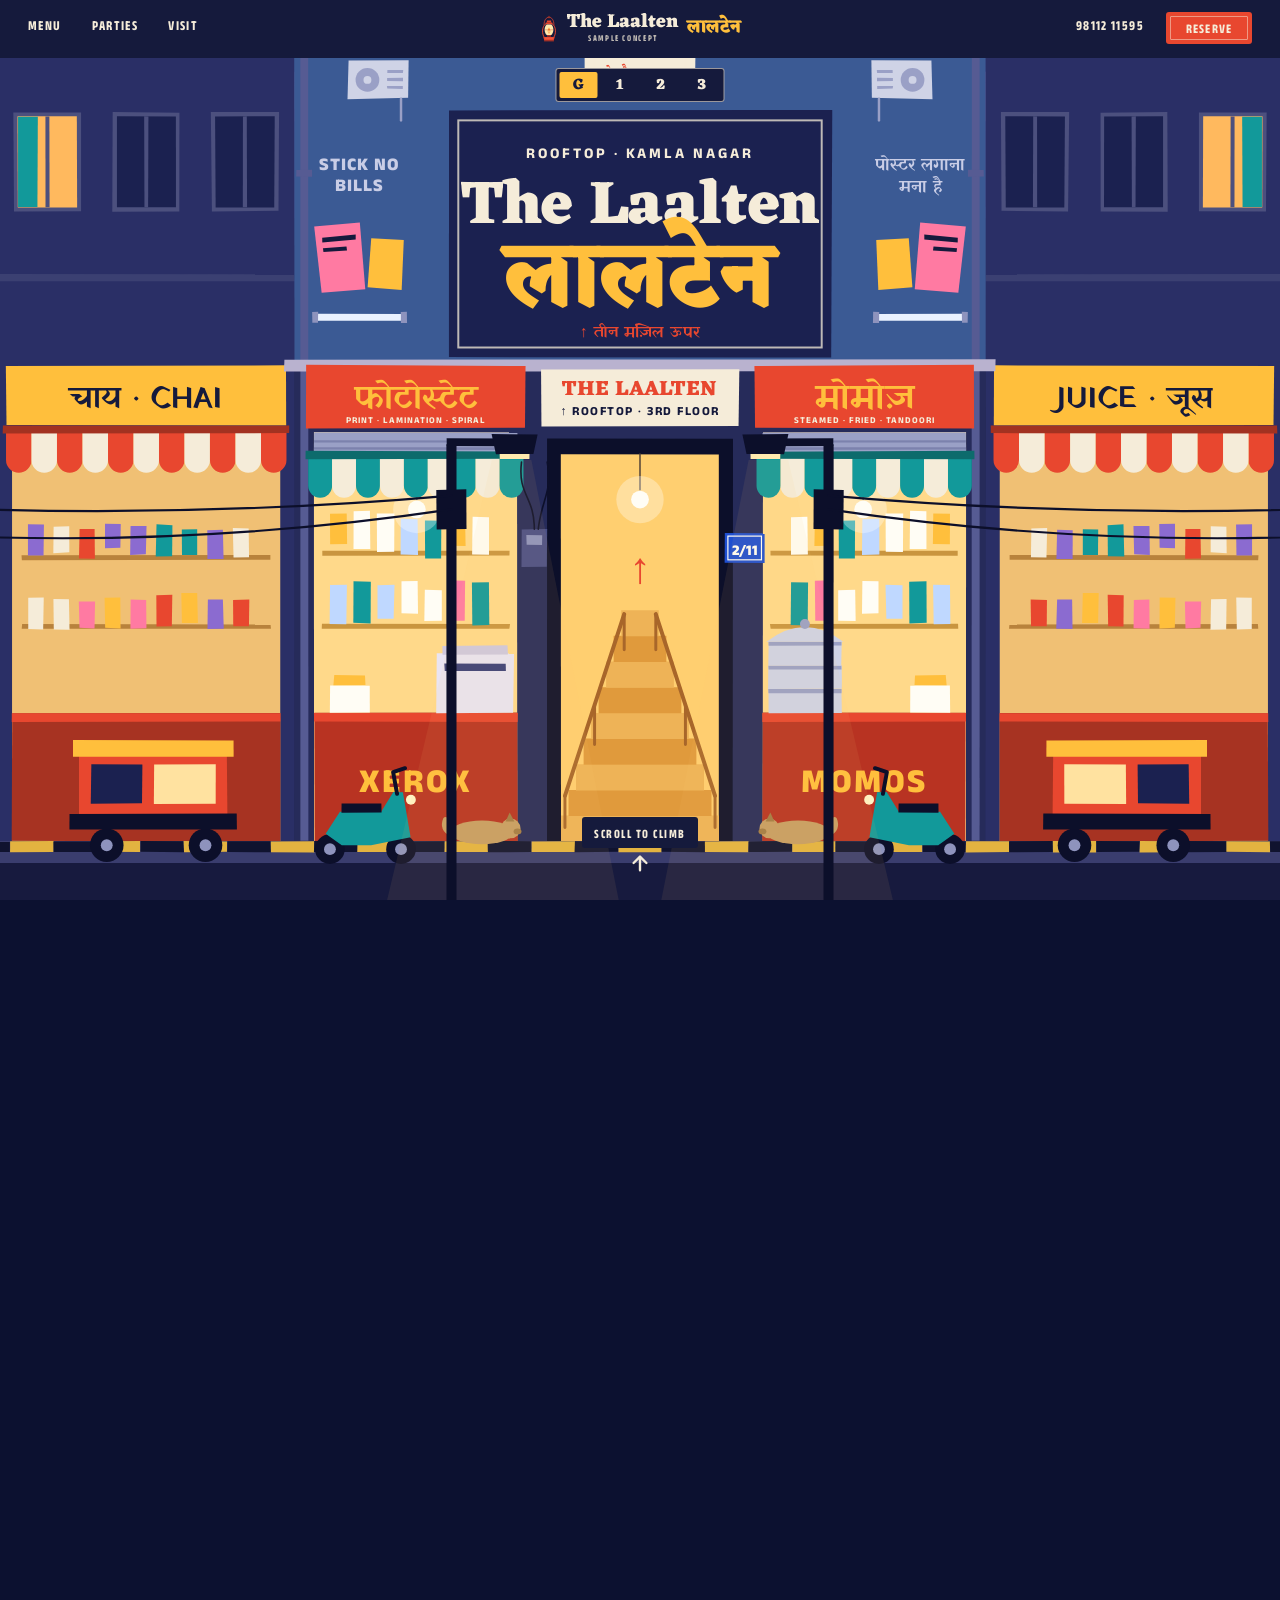
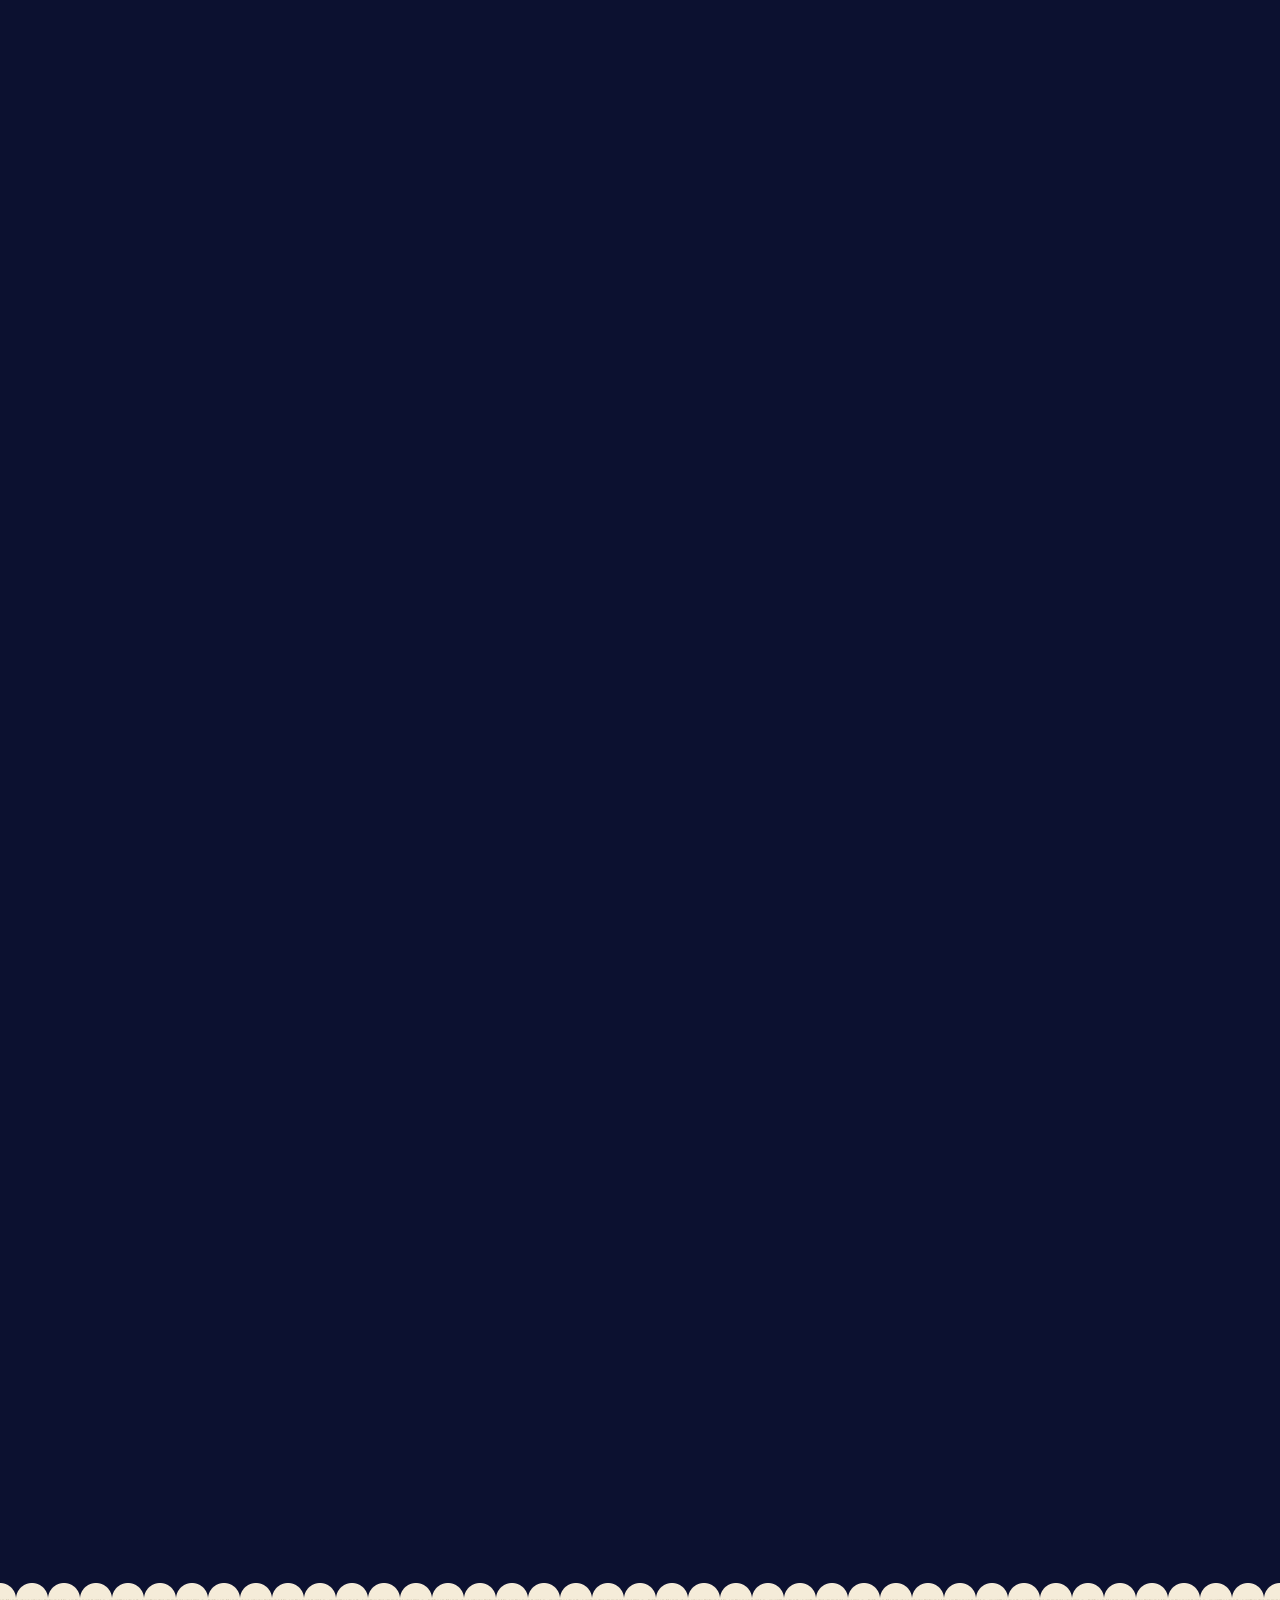
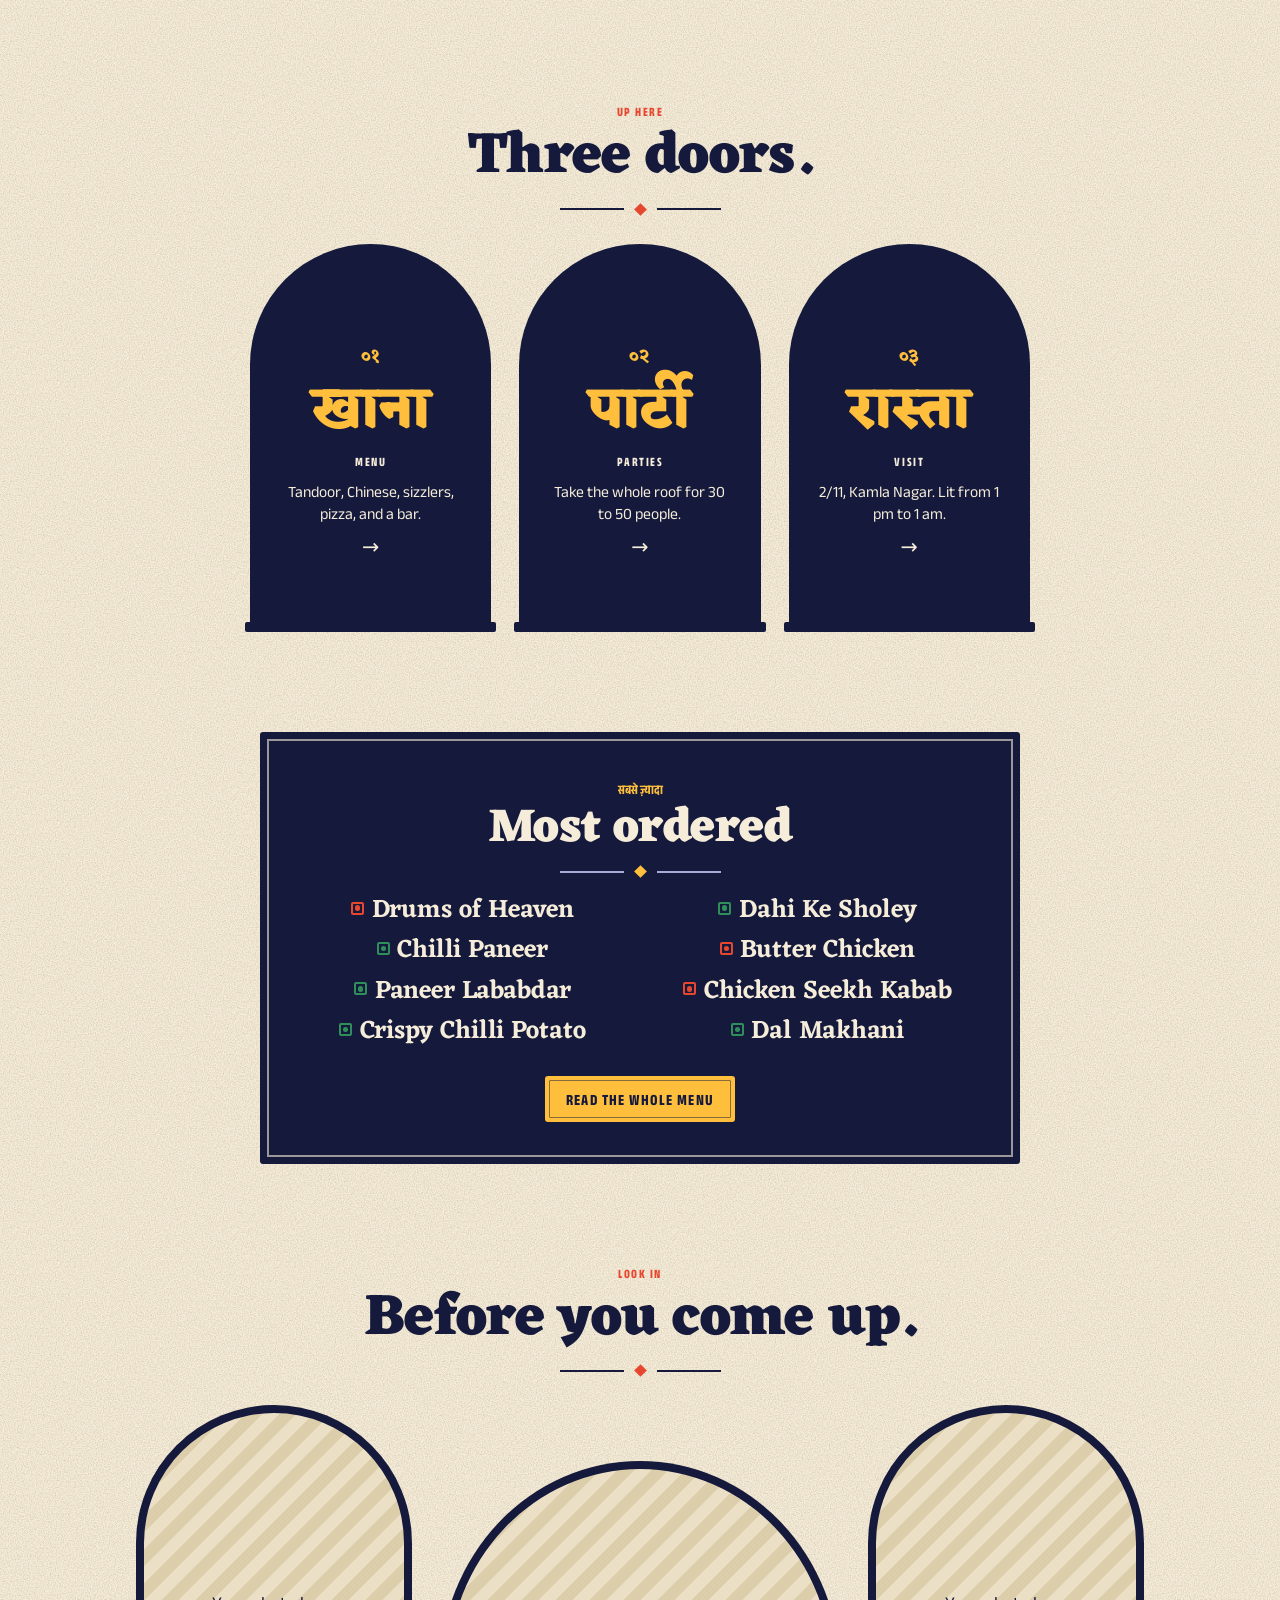
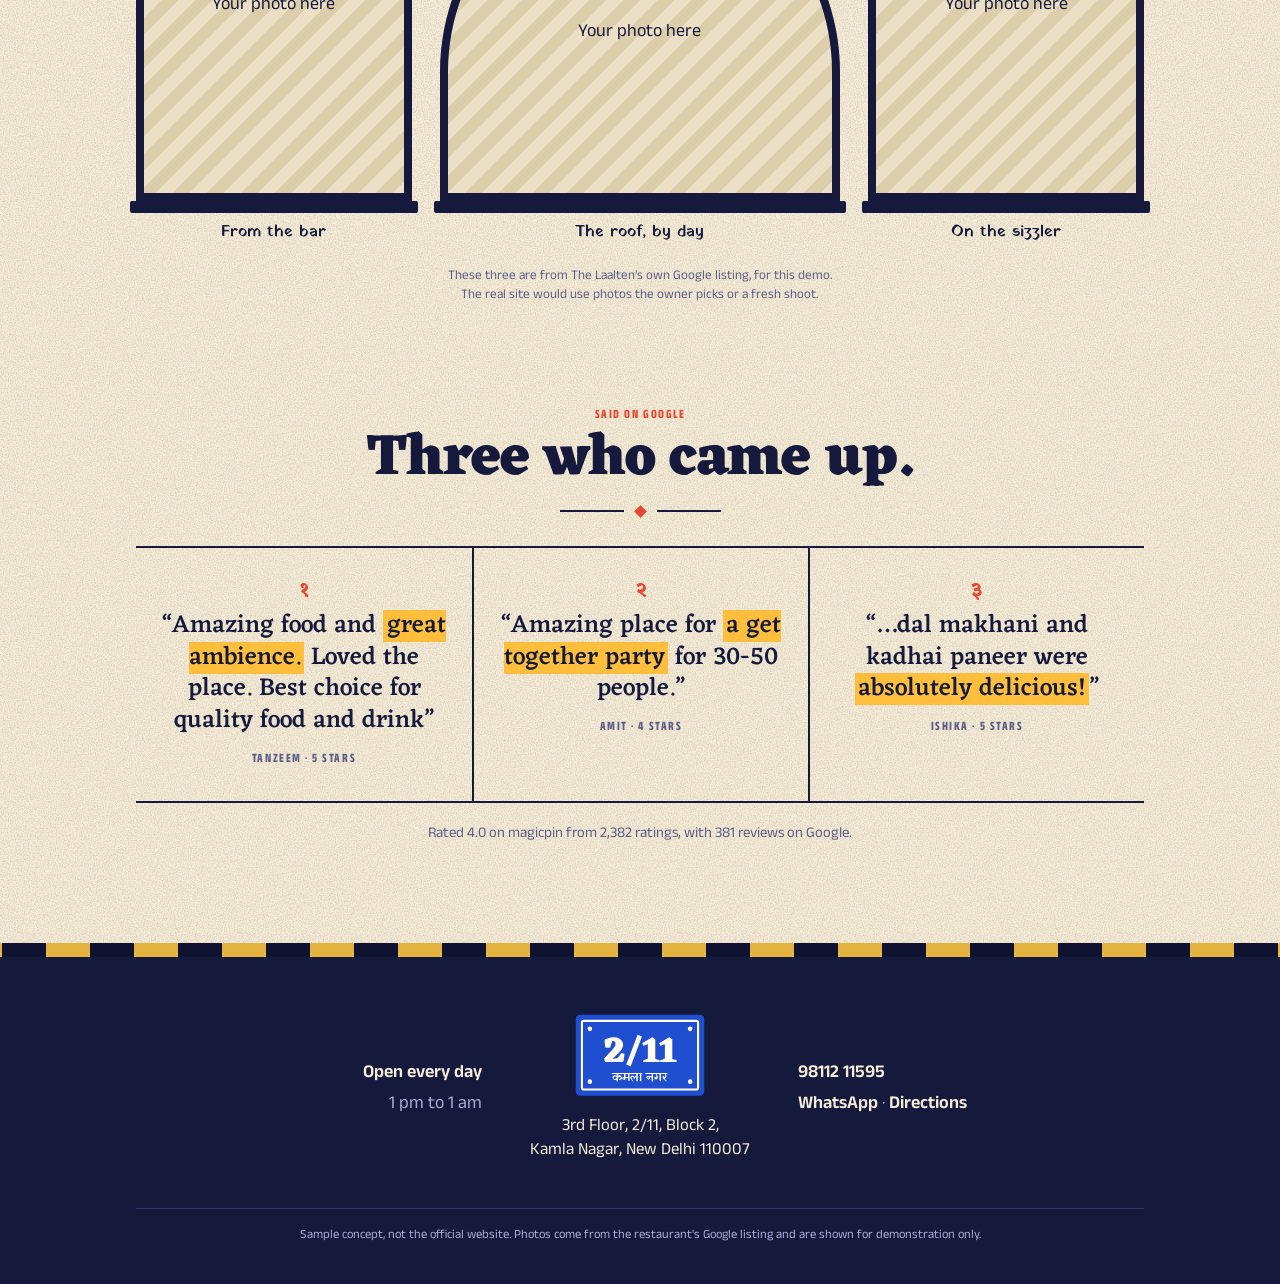
<file: index.html>
<!doctype html>
<html lang="en">
<head>
<meta charset="utf-8">
<meta name="viewport" content="width=device-width, initial-scale=1, viewport-fit=cover">
<title>The Laalten · लालटेन · Three floors up in Kamla Nagar</title>
<meta name="description" content="Sample concept website for The Laalten, a rooftop resto-cafe three floors above Kamla Nagar market, Delhi.">
<meta name="robots" content="noindex, nofollow">
<meta name="theme-color" content="#151a3c">
<link rel="icon" href="data:image/svg+xml,%3Csvg xmlns=%27http://www.w3.org/2000/svg%27 viewBox=%270 0 64 64%27%3E%3Crect width=%2764%27 height=%2764%27 rx=%2710%27 fill=%27%23151a3c%27/%3E%3Cpath d=%27M20 28C20 6 44 6 44 28%27 fill=%27none%27 stroke=%27%23e8472f%27 stroke-width=%274%27/%3E%3Cpath d=%27M25 24C16 31 16 43 25 50L39 50C48 43 48 31 39 24Z%27 fill=%27%23ffe9ad%27/%3E%3Cpath d=%27M32 32C37 39 36 46 32 48C28 46 27 39 32 32Z%27 fill=%27%23ff8a2a%27/%3E%3Cpath d=%27M16 50L48 50L45 59L19 59ZM23 20h18v6h-18z%27 fill=%27%23e8472f%27/%3E%3C/svg%3E">
<link rel="preconnect" href="https://fonts.googleapis.com">
<link rel="preconnect" href="https://fonts.gstatic.com" crossorigin>
<link href="https://fonts.googleapis.com/css2?family=Anek+Devanagari:wdth,wght@75..125,400..800&family=Anek+Latin:wdth,wght@75..125,400..800&family=Eczar:wght@500..800&family=Yatra+One&display=swap" rel="stylesheet">
<link rel="stylesheet" href="css/site.css">
</head>
<body class="home" data-page="home">
<main>
  <h1 class="sr">The Laalten, लालटेन: a rooftop resto-cafe three floors above Kamla Nagar market, Delhi</h1>

  <!-- The climb: street to roof. The page scrolls; the camera goes up. -->
  <section class="climb" id="climb" aria-label="The way up to the roof">
    <div class="stage" id="stage">
      <div class="ly" id="ly-sky"></div>
      <div class="ly" id="ly-far"></div>
      <div class="ly" id="ly-near"></div>
      <div class="ly" id="ly-fg"></div>
      <div class="canopy" id="canopy"></div>

      <ol class="floors" id="floors" aria-label="Floors">
        <li data-f="0"><button aria-label="Go to street level">G</button></li>
        <li data-f="1"><button aria-label="Go to the first floor">1</button></li>
        <li data-f="2"><button aria-label="Go to the second floor">2</button></li>
        <li data-f="3"><button aria-label="Go to the roof">3</button></li>
      </ol>

      <p class="cue lab" id="cue"><span>Scroll to climb</span>
        <svg viewBox="0 0 24 24" fill="none" stroke="currentColor" stroke-width="2.6" stroke-linecap="round" stroke-linejoin="round" aria-hidden="true"><path d="M12 20V5M5 12l7-7 7 7"/></svg>
      </p>

      <div class="arrive" id="arrive">
        <h2 class="d"><span lang="hi">पहुँच गए.</span> You're up.</h2>
        <p class="status" data-status>Open daily · 1 pm to 1 am</p>
        <div class="row">
          <a class="sign" data-wa="Hi! I'd like to reserve a table at The Laalten." href="#">Reserve</a>
          <a class="sign line" href="menu.html">Menu</a>
        </div>
      </div>
    </div>
  </section>

  <div class="paper">
    <div class="scallop"></div>
    <div class="wrap">

      <section class="sec">
        <header class="sh rv"><p class="lab">Up here</p><h2 class="d">Three doors.</h2><div class="orn"><i></i></div></header>
        <nav class="tri arches" aria-label="What's up here">
          <a class="arch rv" href="menu.html">
            <span class="n" lang="hi">०१</span><span class="d hi" lang="hi">खाना</span><span class="lab">Menu</span>
            <span class="txt">Tandoor, Chinese, sizzlers, pizza, and a bar.</span><span class="go" aria-hidden="true">→</span>
          </a>
          <a class="arch rv" href="parties.html" style="--n:1">
            <span class="n" lang="hi">०२</span><span class="d hi" lang="hi">पार्टी</span><span class="lab">Parties</span>
            <span class="txt">Take the whole roof for 30 to 50 people.</span><span class="go" aria-hidden="true">→</span>
          </a>
          <a class="arch rv" href="visit.html" style="--n:2">
            <span class="n" lang="hi">०३</span><span class="d hi" lang="hi">रास्ता</span><span class="lab">Visit</span>
            <span class="txt">2/11, Kamla Nagar. Lit from 1 pm to 1 am.</span><span class="go" aria-hidden="true">→</span>
          </a>
        </nav>
      </section>

      <section class="sec">
        <div class="board rv">
          <p class="lab" lang="hi">सबसे ज़्यादा</p>
          <h2 class="d">Most ordered</h2>
          <div class="orn"><i></i></div>
          <ul>
            <li><span class="dot nv"></span>Drums of Heaven</li>
            <li><span class="dot"></span>Dahi Ke Sholey</li>
            <li><span class="dot"></span>Chilli Paneer</li>
            <li><span class="dot nv"></span>Butter Chicken</li>
            <li><span class="dot"></span>Paneer Lababdar</li>
            <li><span class="dot nv"></span>Chicken Seekh Kabab</li>
            <li><span class="dot"></span>Crispy Chilli Potato</li>
            <li><span class="dot"></span>Dal Makhani</li>
          </ul>
          <a class="sign mar" href="menu.html">Read the whole menu</a>
        </div>
      </section>

      <section class="sec">
        <header class="sh rv"><p class="lab">Look in</p><h2 class="d">Before you come up.</h2><div class="orn"><i></i></div></header>
        <div class="panes" id="panes"></div>
        <p class="credit">These three are from The Laalten's own Google listing, for this demo. The real site would use photos the owner picks or a fresh shoot.</p>
      </section>

      <section class="sec">
        <header class="sh rv"><p class="lab">Said on Google</p><h2 class="d">Three who came up.</h2><div class="orn"><i></i></div></header>
        <div class="tri quotes">
          <blockquote class="rv">
            <span class="n" lang="hi">१</span>
            <p>“Amazing food and <mark>great ambience.</mark> Loved the place. Best choice for quality food and drink”</p>
            <footer class="lab">Tanzeem · 5 stars</footer>
          </blockquote>
          <blockquote class="rv" style="--n:1">
            <span class="n" lang="hi">२</span>
            <p>“Amazing place for <mark>a get together party</mark> for 30-50 people.”</p>
            <footer class="lab">Amit · 4 stars</footer>
          </blockquote>
          <blockquote class="rv" style="--n:2">
            <span class="n" lang="hi">३</span>
            <p>“…dal makhani and kadhai paneer were <mark>absolutely delicious!</mark>”</p>
            <footer class="lab">Ishika · 5 stars</footer>
          </blockquote>
        </div>
        <p class="tally">Rated 4.0 on magicpin from 2,382 ratings, with 381 reviews on Google.</p>
      </section>

    </div>
  </div>
</main>

<div id="lb" role="dialog" aria-modal="true" aria-label="Photo"><button aria-label="Close">✕</button><img alt=""><p></p></div>

<script src="js/scene.js"></script>
<script src="js/site.js"></script>
<script src="js/home.js"></script>
</body>
</html>
</file>
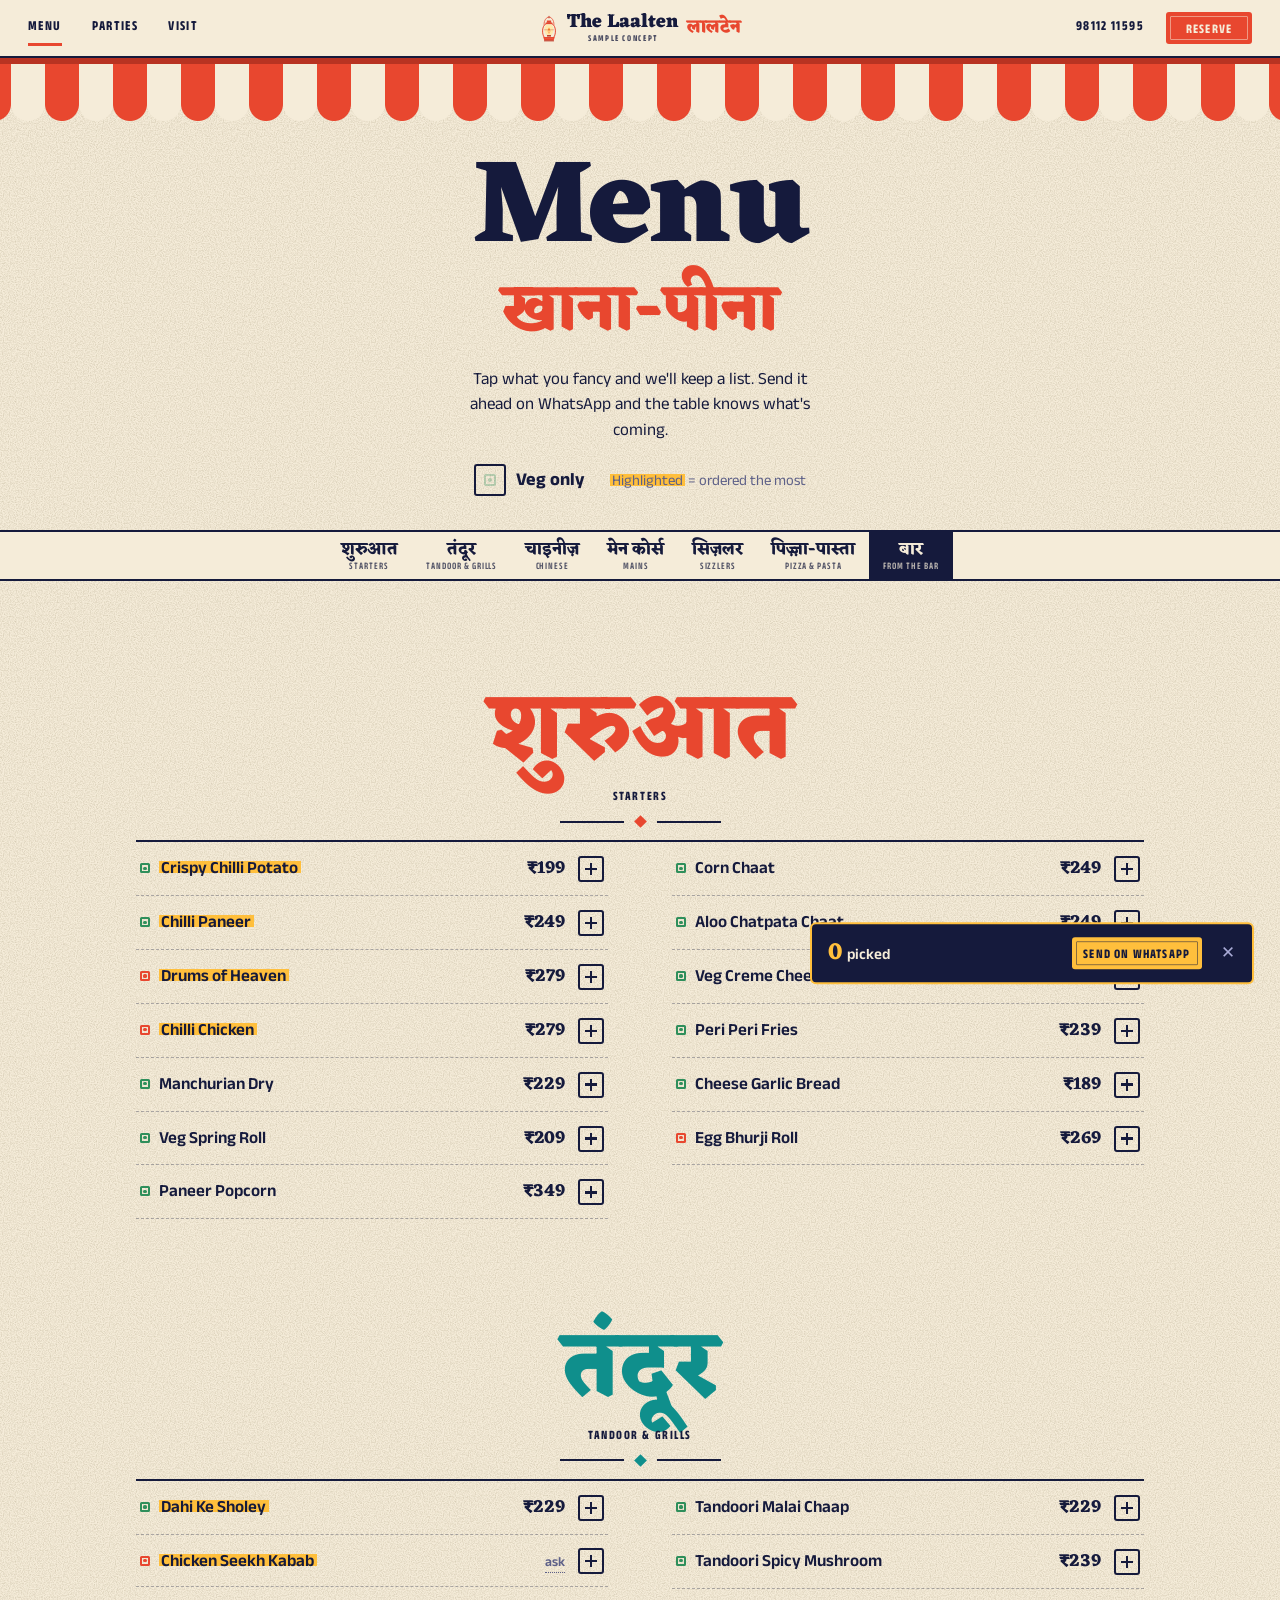
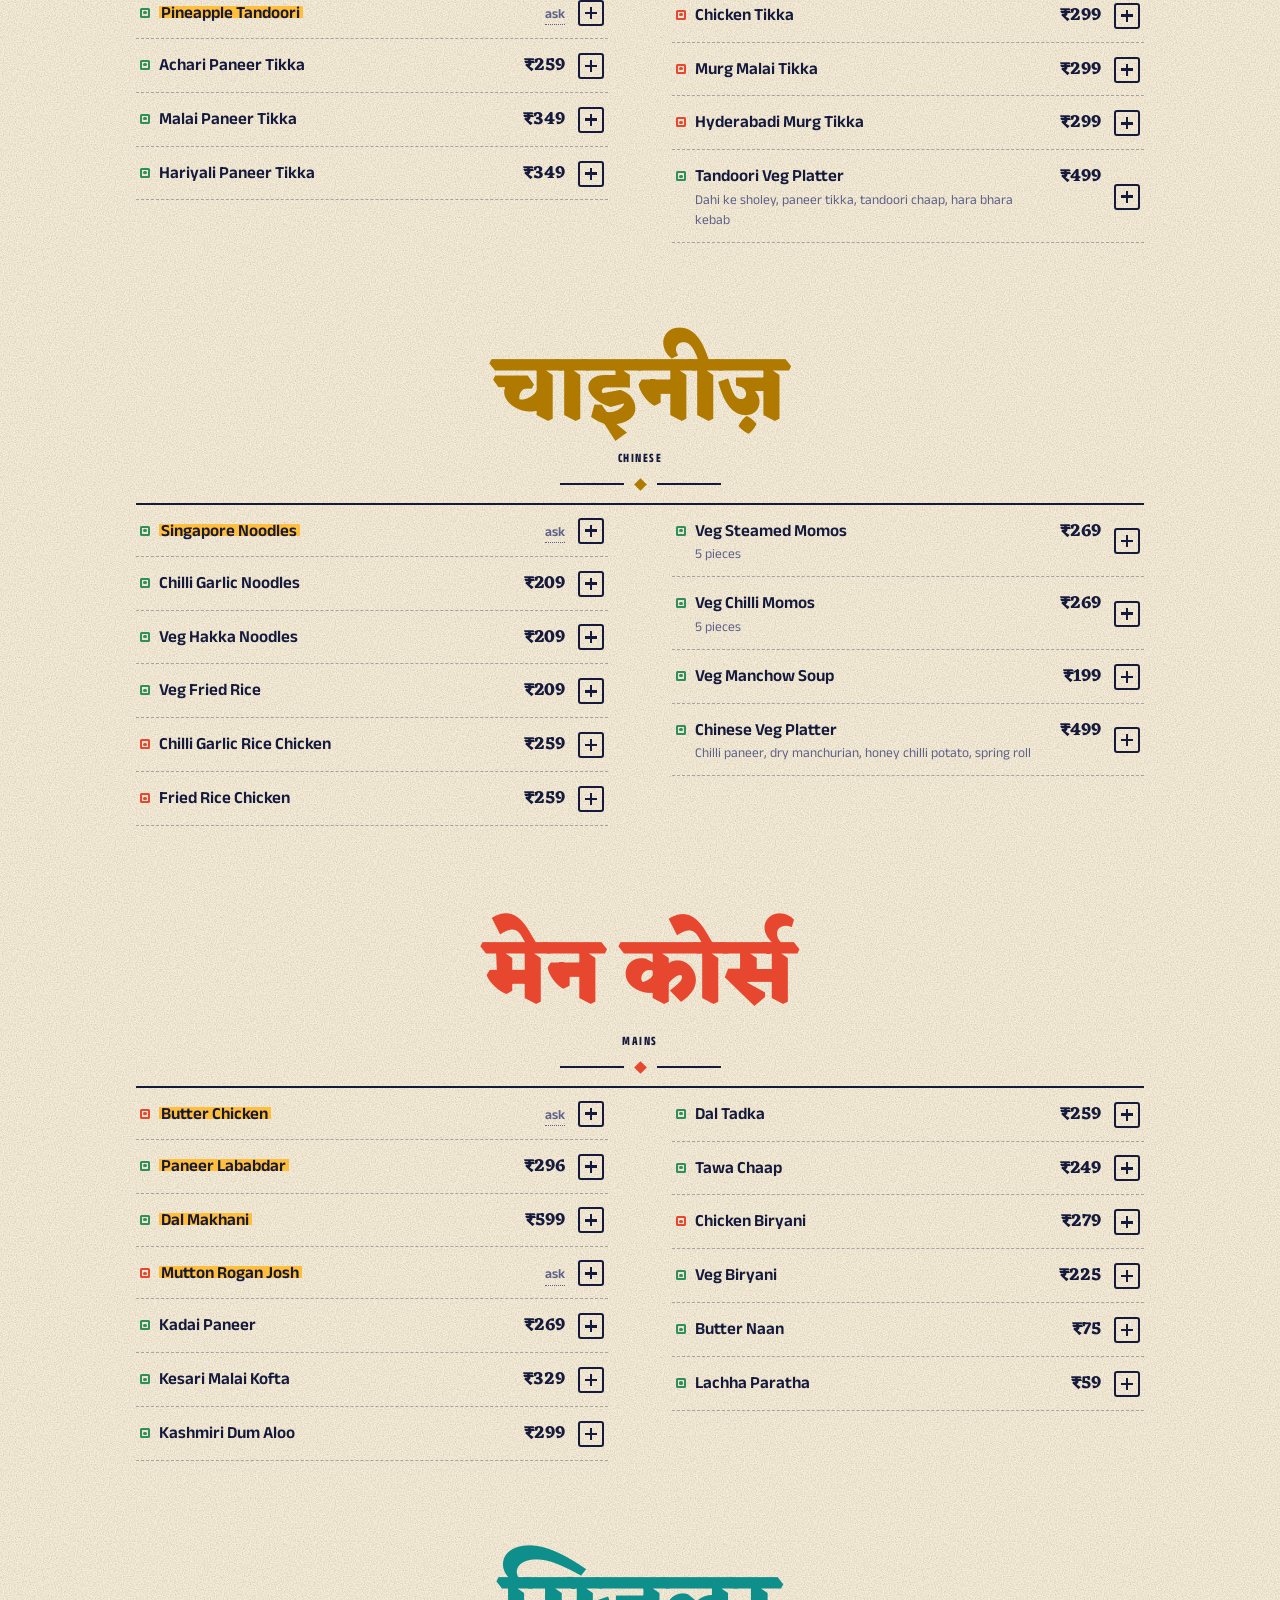
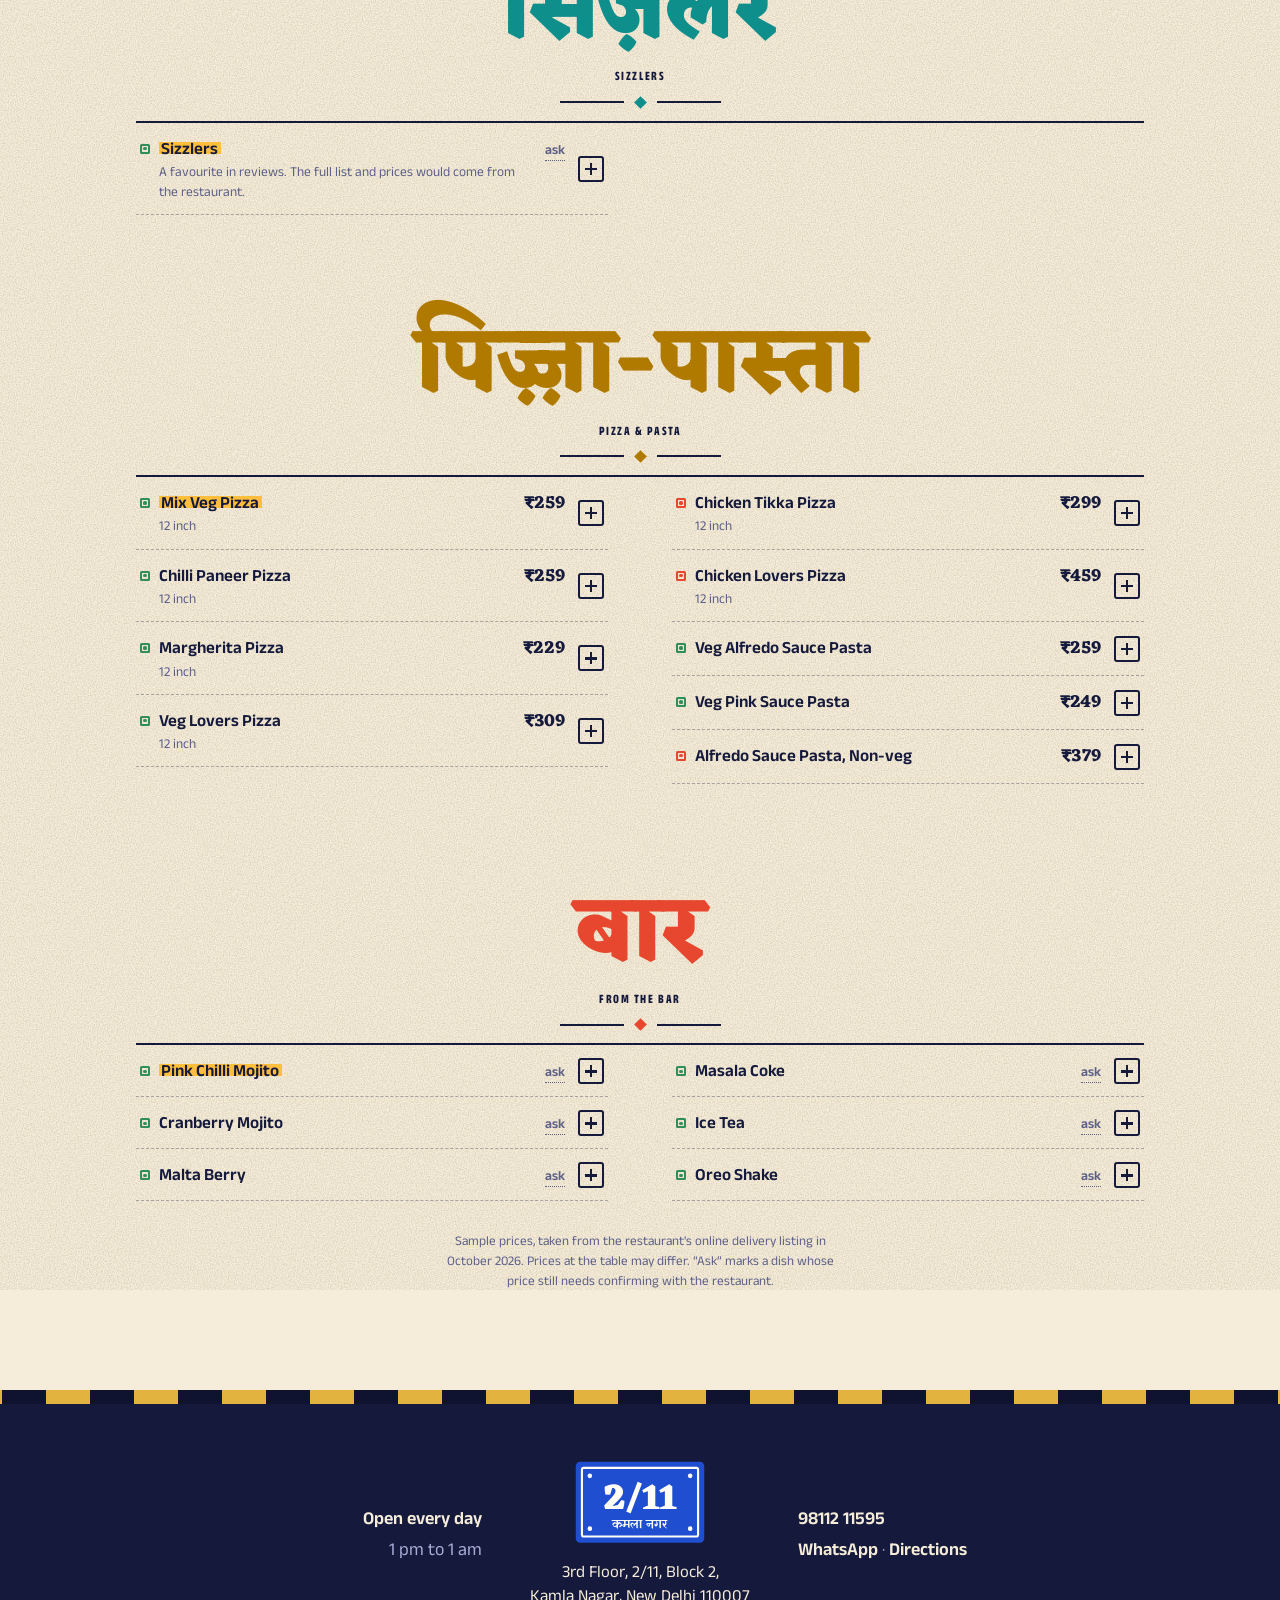
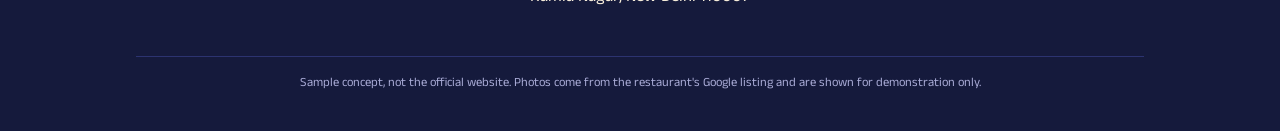
<file: menu.html>
<!doctype html>
<html lang="en">
<head>
<meta charset="utf-8">
<meta name="viewport" content="width=device-width, initial-scale=1, viewport-fit=cover">
<title>Menu · The Laalten · लालटेन</title>
<meta name="description" content="Sample menu page for The Laalten, a rooftop resto-cafe in Kamla Nagar, Delhi.">
<meta name="robots" content="noindex, nofollow">
<meta name="theme-color" content="#f5ecd9">
<link rel="icon" href="data:image/svg+xml,%3Csvg xmlns=%27http://www.w3.org/2000/svg%27 viewBox=%270 0 64 64%27%3E%3Crect width=%2764%27 height=%2764%27 rx=%2710%27 fill=%27%23151a3c%27/%3E%3Cpath d=%27M20 28C20 6 44 6 44 28%27 fill=%27none%27 stroke=%27%23e8472f%27 stroke-width=%274%27/%3E%3Cpath d=%27M25 24C16 31 16 43 25 50L39 50C48 43 48 31 39 24Z%27 fill=%27%23ffe9ad%27/%3E%3Cpath d=%27M32 32C37 39 36 46 32 48C28 46 27 39 32 32Z%27 fill=%27%23ff8a2a%27/%3E%3Cpath d=%27M16 50L48 50L45 59L19 59ZM23 20h18v6h-18z%27 fill=%27%23e8472f%27/%3E%3C/svg%3E">
<link rel="preconnect" href="https://fonts.googleapis.com">
<link rel="preconnect" href="https://fonts.gstatic.com" crossorigin>
<link href="https://fonts.googleapis.com/css2?family=Anek+Devanagari:wdth,wght@75..125,400..800&family=Anek+Latin:wdth,wght@75..125,400..800&family=Eczar:wght@500..800&family=Yatra+One&display=swap" rel="stylesheet">
<link rel="stylesheet" href="css/site.css">
<link rel="stylesheet" href="css/pages.css">
</head>
<body class="inner" data-page="menu">
<main class="page paper">
  <div class="awning"></div>
  <div class="wrap">
    <header class="title">
      <h1 class="d">Menu <span lang="hi">खाना-पीना</span></h1>
      <p>Tap what you fancy and we'll keep a list. Send it ahead on WhatsApp and the table knows what's coming.</p>
      <div class="keys">
        <label class="vegsw"><input type="checkbox" id="veg"><span class="box"><span class="dot"></span></span>Veg only</label>
        <span class="key"><mark>Highlighted</mark> = ordered the most</span>
      </div>
    </header>
  </div>

  <nav class="rail" id="rail" aria-label="Menu sections"></nav>
  <div class="wrap" id="menu"></div>

  <div class="wrap">
    <p class="credit">Sample prices, taken from the restaurant's online delivery listing in October 2026. Prices at the table may differ. “Ask” marks a dish whose price still needs confirming with the restaurant.</p>
  </div>
</main>

<div class="picks" id="picks" aria-live="polite">
  <p><b class="num" id="pn">0</b> <span id="pl">picked</span><small id="pt"></small></p>
  <a class="sign mar sm" id="psend" href="#" target="_blank" rel="noopener">Send on WhatsApp</a>
  <button id="pclear" aria-label="Clear the list">✕</button>
</div>

<script src="js/scene.js"></script>
<script src="js/site.js"></script>
<script src="js/menu-data.js"></script>
<script src="js/menu.js"></script>
</body>
</html>
</file>
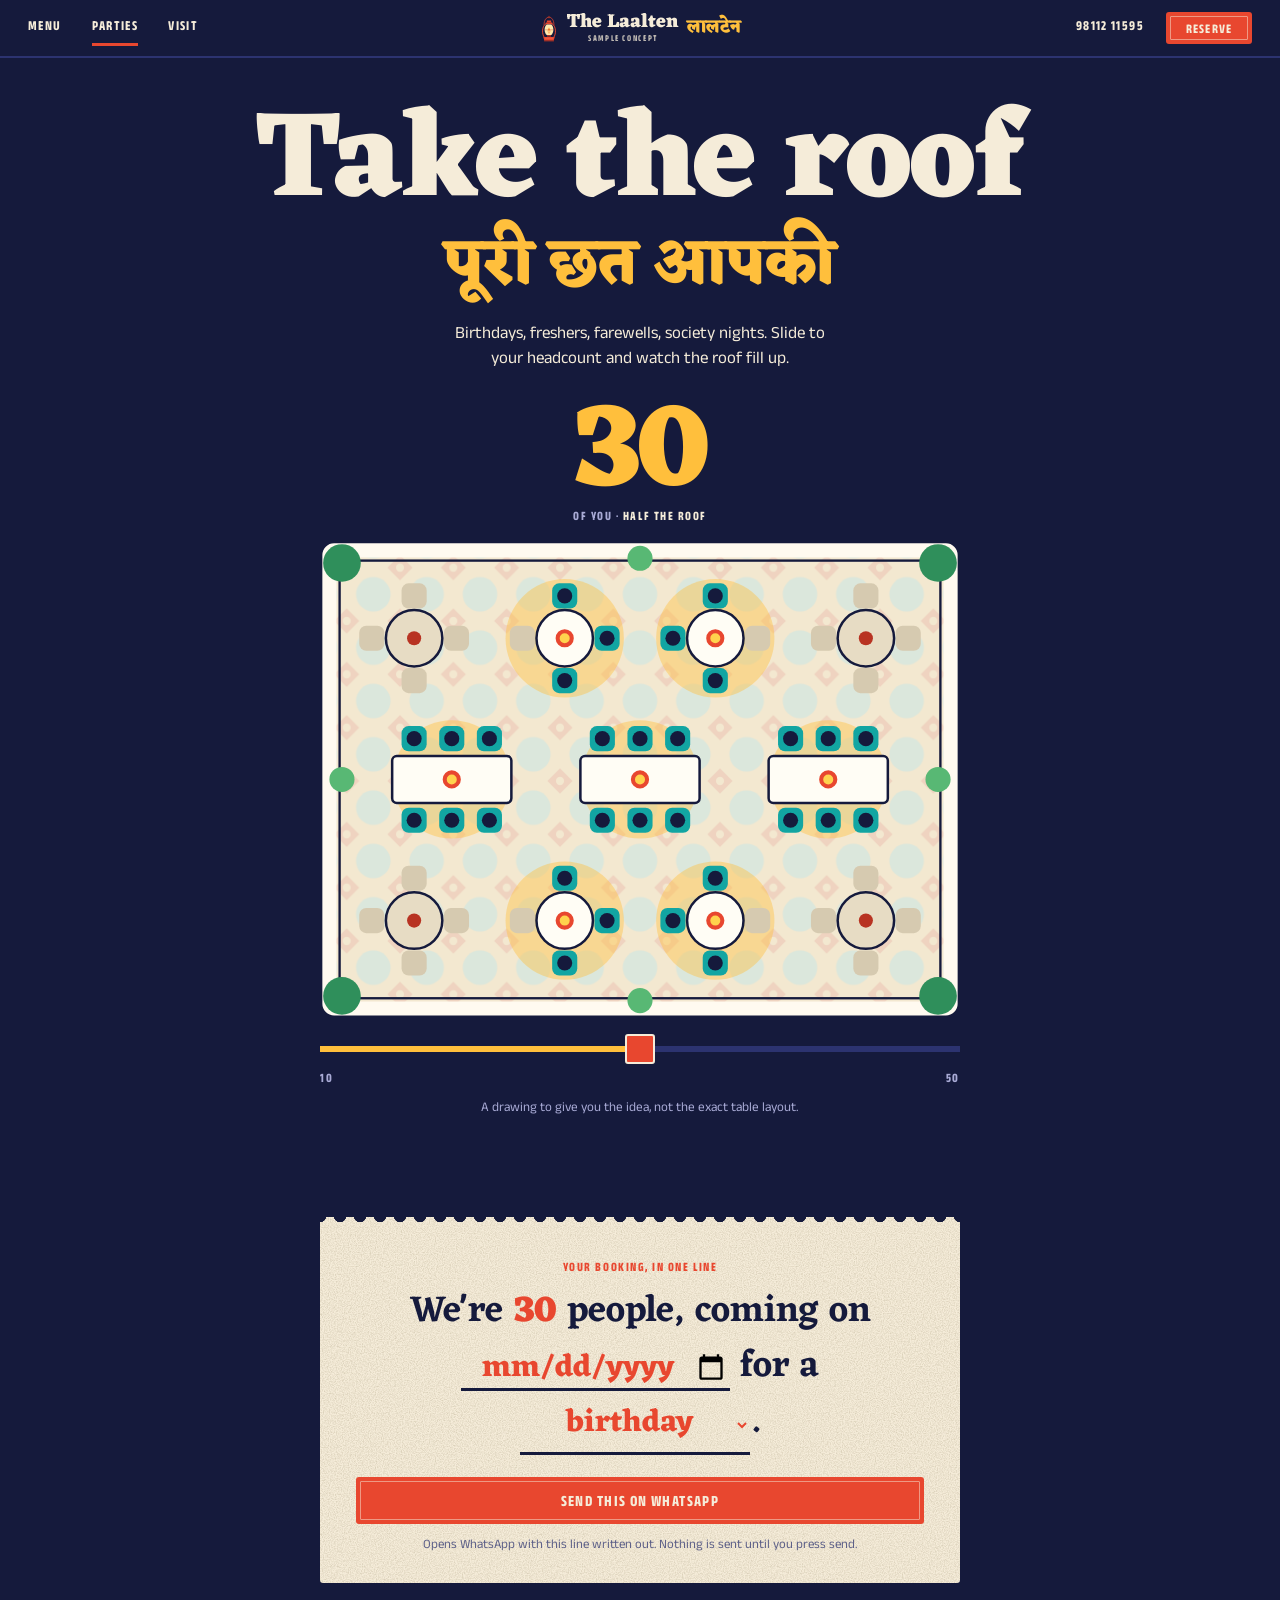
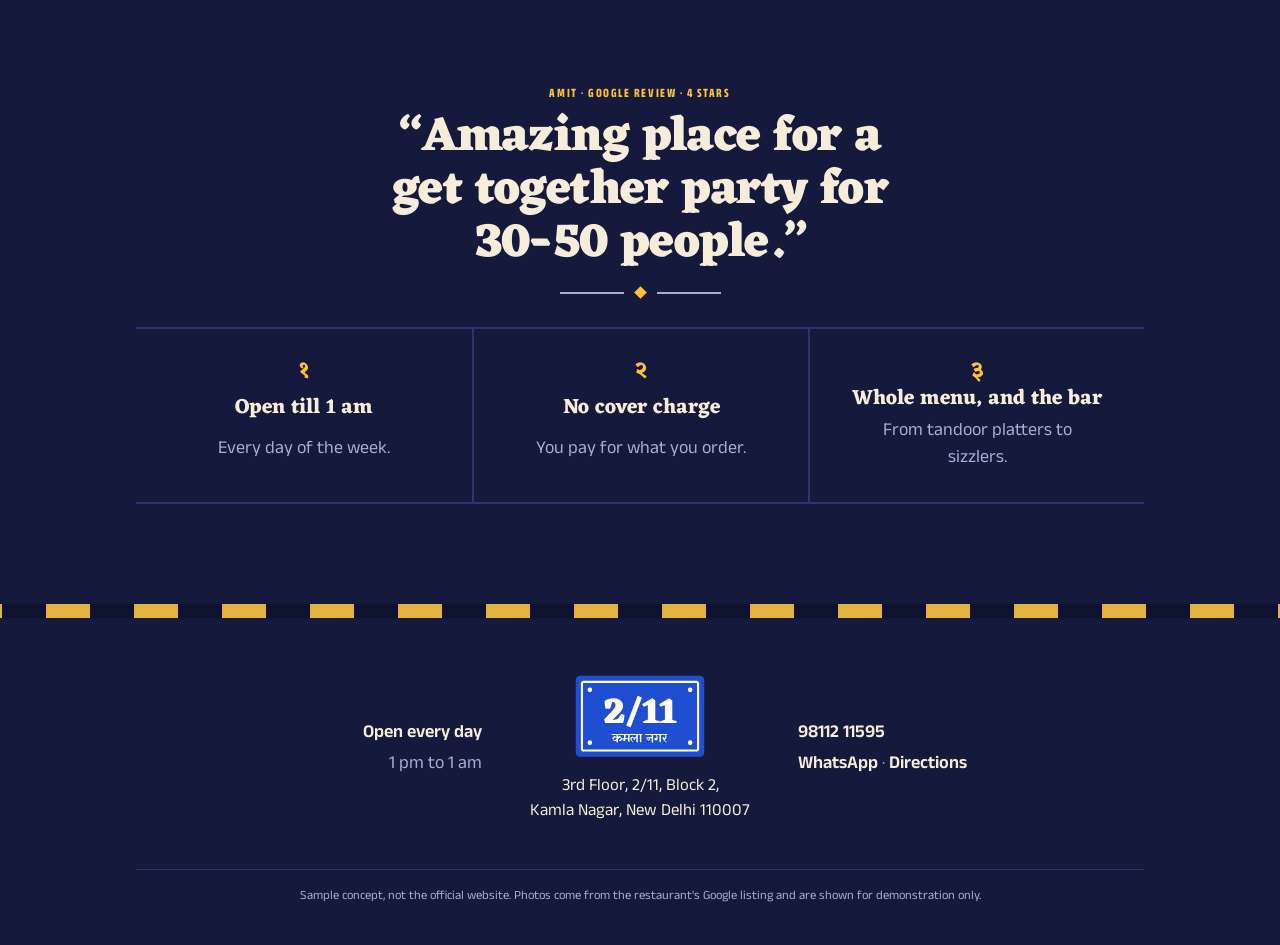
<file: parties.html>
<!doctype html>
<html lang="en">
<head>
<meta charset="utf-8">
<meta name="viewport" content="width=device-width, initial-scale=1, viewport-fit=cover">
<title>Parties · The Laalten · लालटेन</title>
<meta name="description" content="Sample group-booking page for The Laalten, a rooftop resto-cafe in Kamla Nagar, Delhi.">
<meta name="robots" content="noindex, nofollow">
<meta name="theme-color" content="#151a3c">
<link rel="icon" href="data:image/svg+xml,%3Csvg xmlns=%27http://www.w3.org/2000/svg%27 viewBox=%270 0 64 64%27%3E%3Crect width=%2764%27 height=%2764%27 rx=%2710%27 fill=%27%23151a3c%27/%3E%3Cpath d=%27M20 28C20 6 44 6 44 28%27 fill=%27none%27 stroke=%27%23e8472f%27 stroke-width=%274%27/%3E%3Cpath d=%27M25 24C16 31 16 43 25 50L39 50C48 43 48 31 39 24Z%27 fill=%27%23ffe9ad%27/%3E%3Cpath d=%27M32 32C37 39 36 46 32 48C28 46 27 39 32 32Z%27 fill=%27%23ff8a2a%27/%3E%3Cpath d=%27M16 50L48 50L45 59L19 59ZM23 20h18v6h-18z%27 fill=%27%23e8472f%27/%3E%3C/svg%3E">
<link rel="preconnect" href="https://fonts.googleapis.com">
<link rel="preconnect" href="https://fonts.gstatic.com" crossorigin>
<link href="https://fonts.googleapis.com/css2?family=Anek+Devanagari:wdth,wght@75..125,400..800&family=Anek+Latin:wdth,wght@75..125,400..800&family=Eczar:wght@500..800&family=Yatra+One&display=swap" rel="stylesheet">
<link rel="stylesheet" href="css/site.css">
<link rel="stylesheet" href="css/pages.css">
</head>
<body class="night inner" data-page="parties">
<main class="page">
  <div class="wrap party">
    <header class="title">
      <h1 class="d">Take the roof <span lang="hi">पूरी छत आपकी</span></h1>
      <p>Birthdays, freshers, farewells, society nights. Slide to your headcount and watch the roof fill up.</p>
    </header>

    <section class="planbox" aria-label="How full the roof gets">
      <p class="count"><output class="d" id="n">30</output><span class="lab">of you · <b id="hint">half the roof</b></span></p>
      <div id="plan"></div>
      <input type="range" id="size" min="10" max="50" step="1" value="30" aria-label="How many people">
      <div class="ends lab"><span>10</span><span>50</span></div>
      <p class="credit">A drawing to give you the idea, not the exact table layout.</p>
    </section>

    <section class="sec">
      <form class="slip paper" id="slip">
        <p class="lab">Your booking, in one line</p>
        <p class="line">We're <b id="s-n">30</b> people, coming on
          <label class="in"><span class="sr">Date</span><input type="date" id="date"></label>
          for a
          <label class="in"><span class="sr">Occasion</span><select id="occ"><option>birthday</option><option>freshers party</option><option>farewell</option><option>society night</option><option>get-together</option><option>office party</option></select></label>.
        </p>
        <button class="sign" type="submit">Send this on WhatsApp</button>
        <p class="fine">Opens WhatsApp with this line written out. Nothing is sent until you press send.</p>
      </form>
    </section>

    <section class="sec know">
      <header class="sh"><p class="lab">Amit · Google review · 4 stars</p><h2 class="d">“Amazing place for a get together party for 30-50 people.”</h2><div class="orn"><i></i></div></header>
      <ol class="tri facts">
        <li><span class="num" lang="hi">१</span><b>Open till 1 am</b><span class="t">Every day of the week.</span></li>
        <li><span class="num" lang="hi">२</span><b>No cover charge</b><span class="t">You pay for what you order.</span></li>
        <li><span class="num" lang="hi">३</span><b>Whole menu, and the bar</b><span class="t">From tandoor platters to sizzlers.</span></li>
      </ol>
    </section>
  </div>
</main>

<script src="js/scene.js"></script>
<script src="js/site.js"></script>
<script src="js/parties.js"></script>
</body>
</html>
</file>
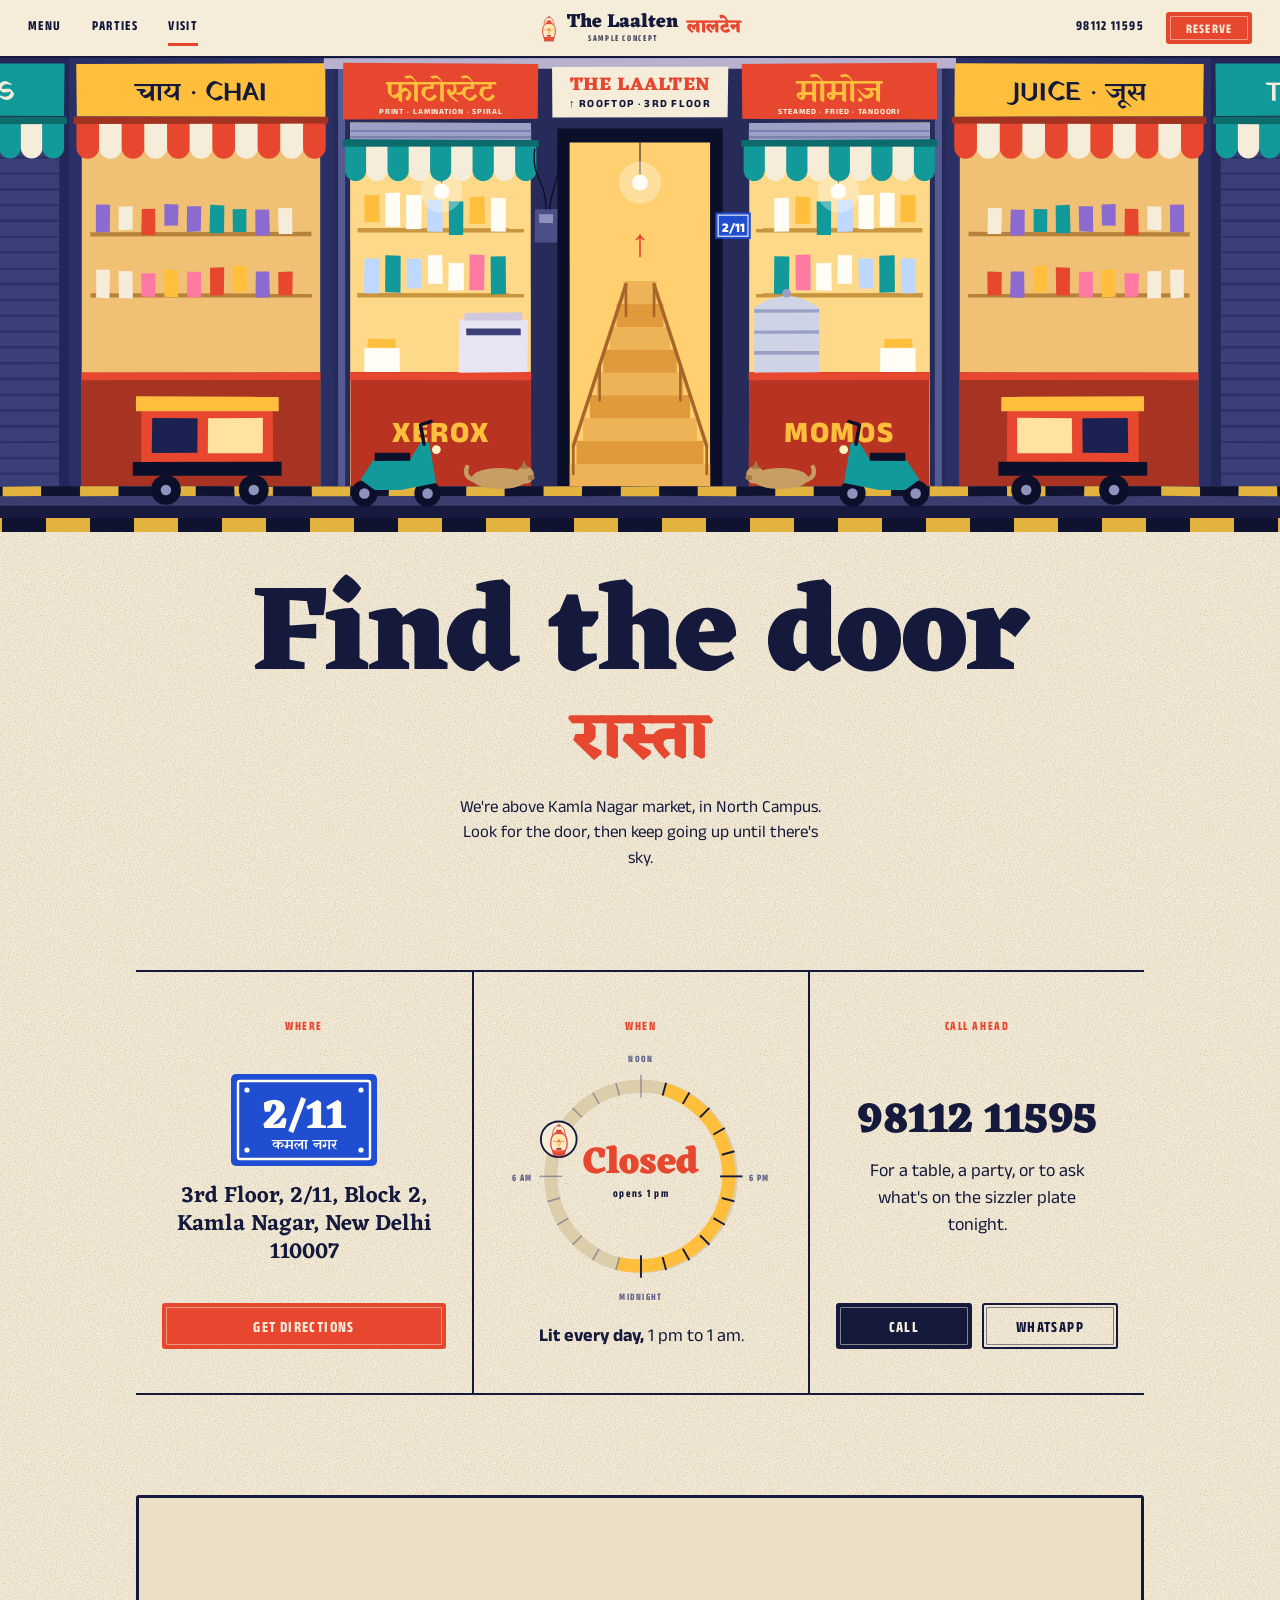
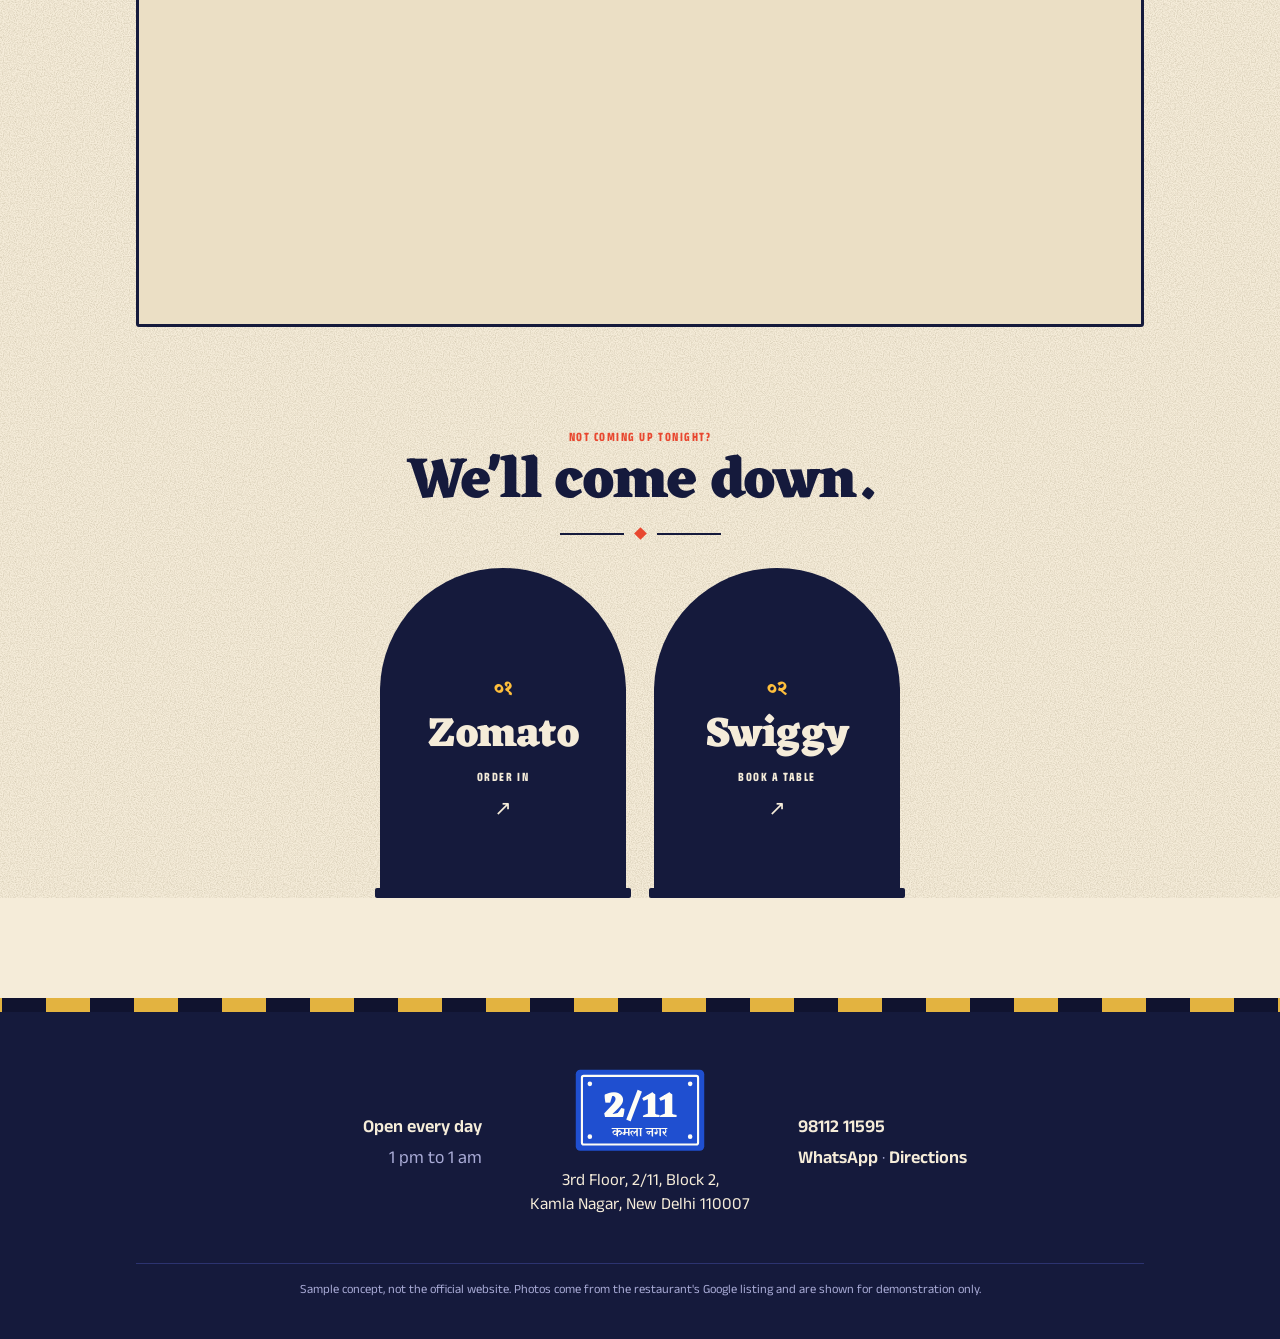
<file: visit.html>
<!doctype html>
<html lang="en">
<head>
<meta charset="utf-8">
<meta name="viewport" content="width=device-width, initial-scale=1, viewport-fit=cover">
<title>Find the door · The Laalten · लालटेन</title>
<meta name="description" content="Sample visit page for The Laalten: 3rd Floor, 2/11, Block 2, Kamla Nagar, New Delhi.">
<meta name="robots" content="noindex, nofollow">
<meta name="theme-color" content="#f5ecd9">
<link rel="icon" href="data:image/svg+xml,%3Csvg xmlns=%27http://www.w3.org/2000/svg%27 viewBox=%270 0 64 64%27%3E%3Crect width=%2764%27 height=%2764%27 rx=%2710%27 fill=%27%23151a3c%27/%3E%3Cpath d=%27M20 28C20 6 44 6 44 28%27 fill=%27none%27 stroke=%27%23e8472f%27 stroke-width=%274%27/%3E%3Cpath d=%27M25 24C16 31 16 43 25 50L39 50C48 43 48 31 39 24Z%27 fill=%27%23ffe9ad%27/%3E%3Cpath d=%27M32 32C37 39 36 46 32 48C28 46 27 39 32 32Z%27 fill=%27%23ff8a2a%27/%3E%3Cpath d=%27M16 50L48 50L45 59L19 59ZM23 20h18v6h-18z%27 fill=%27%23e8472f%27/%3E%3C/svg%3E">
<link rel="preconnect" href="https://fonts.googleapis.com">
<link rel="preconnect" href="https://fonts.gstatic.com" crossorigin>
<link href="https://fonts.googleapis.com/css2?family=Anek+Devanagari:wdth,wght@75..125,400..800&family=Anek+Latin:wdth,wght@75..125,400..800&family=Eczar:wght@500..800&family=Yatra+One&display=swap" rel="stylesheet">
<link rel="stylesheet" href="css/site.css">
<link rel="stylesheet" href="css/pages.css">
</head>
<body class="inner" data-page="visit">
<main class="page paper">
  <div class="street" id="street" role="img" aria-label="Drawing of the street door in Kamla Nagar market, with a sign pointing up to the rooftop"></div>
  <div class="kerb"></div>

  <div class="wrap">
    <header class="title">
      <h1 class="d">Find the door <span lang="hi">रास्ता</span></h1>
      <p>We're above Kamla Nagar market, in North Campus. Look for the door, then keep going up until there's sky.</p>
    </header>

    <section class="sec">
      <div class="tri trio">
        <div class="cell">
          <p class="lab">Where</p>
          <div class="mid"><div id="plate"></div><address>3rd Floor, 2/11, Block 2,<br>Kamla Nagar, New Delhi 110007</address></div>
          <a class="sign" href="https://maps.app.goo.gl/bnaf6EXaKUoQ5i5s8" target="_blank" rel="noopener">Get directions</a>
        </div>
        <div class="cell">
          <p class="lab">When</p>
          <div class="mid"><div id="dial"></div></div>
          <p class="hours"><b>Lit every day,</b> 1 pm to 1 am.</p>
        </div>
        <div class="cell">
          <p class="lab">Call ahead</p>
          <div class="mid"><p class="d big">98112 11595</p><p class="t">For a table, a party, or to ask what's on the sizzler plate tonight.</p></div>
          <div class="pair"><a class="sign ink" href="tel:+919811211595">Call</a><a class="sign line" data-wa="Hi! I'd like to reserve a table at The Laalten." href="#">WhatsApp</a></div>
        </div>
      </div>
    </section>

    <section class="sec">
      <div class="mapbox"><iframe title="Map to The Laalten" loading="lazy" referrerpolicy="no-referrer-when-downgrade" src="https://www.google.com/maps?q=28.6821613,77.1989838&z=17&output=embed"></iframe></div>
    </section>

    <section class="sec">
      <header class="sh"><p class="lab">Not coming up tonight?</p><h2 class="d">We'll come down.</h2><div class="orn"><i></i></div></header>
      <nav class="tri arches two" aria-label="Order online">
        <a class="arch" href="https://www.zomato.com/ncr/the-laalten-kamla-nagar-new-delhi/order" target="_blank" rel="noopener">
          <span class="n" lang="hi">०१</span><span class="d hi">Zomato</span><span class="lab">Order in</span><span class="go" aria-hidden="true">↗</span>
        </a>
        <a class="arch" href="https://www.swiggy.com/restaurants/the-laalten-kamla-nagar-delhi-40019/dineout" target="_blank" rel="noopener">
          <span class="n" lang="hi">०२</span><span class="d hi">Swiggy</span><span class="lab">Book a table</span><span class="go" aria-hidden="true">↗</span>
        </a>
      </nav>
    </section>
  </div>
</main>

<script src="js/scene.js"></script>
<script src="js/site.js"></script>
<script src="js/visit.js"></script>
</body>
</html>
</file>
<file: css/site.css>
/* The Laalten: shared styles.
   Two surfaces only: the night world (ink) and printed paper (cream).
   Colour accents come from painted shop signs: vermilion, marigold, teal.
   Layout rule: everything sits on the centre line. Sections share one header
   pattern and one spacing rhythm, and things come in threes. */
@view-transition { navigation: auto; }

:root {
  --ink: #151a3c; --ink2: #1f2552; --ink3: #2c3370;
  --paper: #f5ecd9; --paper2: #ebdfc5; --paper3: #dccdab;
  --red: #e8472f; --redD: #b83322; --mar: #ffbf3c; --teal: #0f8f8c; --leaf: #2f8f5b; --pink: #ff7aa2; --lit: #ffd27a;
  --mute-ink: #a9abd6; --mute-paper: #5d6088;
  --display: "Eczar", "Noto Serif Devanagari", Georgia, serif;
  --text: "Anek Latin", "Anek Devanagari", system-ui, -apple-system, "Segoe UI", sans-serif;
  --sign: "Yatra One", "Anek Devanagari", sans-serif;
  --hd: 58px; --tabs: 62px; --gap: 64px; --col: 1080px;
}
* { box-sizing: border-box; margin: 0; padding: 0; }
html { -webkit-text-size-adjust: 100%; scroll-padding-top: calc(var(--hd) + 70px); }
body { font-family: var(--text); font-size: 17px; line-height: 1.5; color: var(--ink); background: var(--paper); -webkit-font-smoothing: antialiased; padding-bottom: calc(var(--tabs) + env(safe-area-inset-bottom)); overflow-x: hidden; text-align: center; }
body.night { background: var(--ink); color: var(--paper); }
a { color: inherit; text-decoration: none; }
button, input, select { font: inherit; color: inherit; }
img, svg { display: block; }
.sr { position: absolute; width: 1px; height: 1px; overflow: hidden; clip-path: inset(50%); white-space: nowrap; }
.wrap { width: 100%; max-width: var(--col); margin: 0 auto; padding: 0 20px; }
[lang=hi] { letter-spacing: 0 !important; }

/* type */
.d { font-family: var(--display); font-weight: 800; line-height: 1; letter-spacing: -.012em; }
.lab { font-stretch: 78%; font-weight: 700; letter-spacing: .12em; text-transform: uppercase; font-size: .8rem; }
.num { font-family: var(--display); font-weight: 700; }

/* one section pattern: label, heading, ornament, then the content */
.sec { padding: var(--gap) 0 0; }
.sh .lab { color: var(--red); }
.night .sh .lab { color: var(--mar); }
.sh h2 { font-size: clamp(2.1rem, 9vw, 3.6rem); margin-top: 8px; }
.orn { display: flex; align-items: center; justify-content: center; gap: 12px; margin: 18px auto 30px; color: var(--ink); }
.orn::before, .orn::after { content: ""; width: 64px; height: 2px; background: currentColor; }
.orn i { width: 9px; height: 9px; background: var(--red); transform: rotate(45deg); }
.night .orn { color: var(--mute-ink); } .night .orn i { background: var(--mar); }
.tri { display: grid; grid-template-columns: repeat(3, 1fr); gap: 10px; }

/* painted-sign button */
.sign { position: relative; display: inline-flex; align-items: center; justify-content: center; gap: .55em; padding: 1.02em 1.3em .92em; background: var(--red); color: var(--paper); font-weight: 700; font-stretch: 80%; font-size: .98rem; line-height: 1; letter-spacing: .09em; text-transform: uppercase; white-space: nowrap; border: 0; border-radius: 3px; cursor: pointer; transition: transform .18s, background .18s, color .18s; -webkit-tap-highlight-color: transparent; }
.sign::after { content: ""; position: absolute; inset: 4px; border: 1.5px solid currentColor; opacity: .5; border-radius: 1px; pointer-events: none; }
.sign:hover { transform: translateY(-2px); }
.sign:active { transform: translateY(1px); }
.sign.mar { background: var(--mar); color: var(--ink); }
.sign.ink { background: var(--ink); color: var(--paper); }
.sign.line { background: transparent; color: inherit; box-shadow: inset 0 0 0 2px currentColor; }
.sign.sm { padding: .78em .9em .7em; font-size: .82rem; }
.sign:focus-visible, a:focus-visible, button:focus-visible { outline: 3px solid var(--mar); outline-offset: 3px; }

/* header: a button either side, the name in the middle */
.hd { position: fixed; inset: 0 0 auto 0; z-index: 50; height: var(--hd); display: grid; grid-template-columns: 1fr auto 1fr; align-items: center; gap: 10px; padding: 0 12px; background: var(--paper); color: var(--ink); border-bottom: 2px solid var(--ink); view-transition-name: hd; transition: background .3s, color .3s, border-color .3s; }
.night .hd { background: var(--ink); color: var(--paper); border-color: var(--ink3); }
.hd.over { background: transparent; color: var(--paper); border-color: transparent; }
.home .hd.over { background: var(--ink); }
.hd .l { justify-self: start; display: flex; align-items: center; gap: 28px; }
.hd .r { justify-self: end; display: flex; align-items: center; gap: 22px; }
.hd .sign { min-width: 86px; }
.hd nav, .hd .tel { display: none; }
.hd nav a, .hd .tel { font-stretch: 80%; font-weight: 700; letter-spacing: .1em; text-transform: uppercase; font-size: .86rem; padding: 6px 0; border-bottom: 3px solid transparent; }
.hd nav a:hover, .hd nav a[aria-current] { border-color: var(--red); }
.mark { display: flex; align-items: center; gap: 8px; font-family: var(--display); font-weight: 800; font-size: 1.18rem; line-height: 1; white-space: nowrap; transition: opacity .35s; }
.mark svg { width: 20px; height: 28px; flex: none; }
.mark .nm { display: grid; justify-items: center; gap: 3px; }
.mark small { font-family: var(--text); font-stretch: 78%; font-weight: 700; font-size: .56rem; letter-spacing: .18em; text-transform: uppercase; opacity: .75; }
.mark i { display: none; font-style: normal; color: var(--red); font-size: 1.08rem; }
.hd.over .mark i, .night .mark i { color: var(--mar); }

/* bottom tabs on phones */
.tabs { position: fixed; left: 0; right: 0; bottom: 0; z-index: 55; display: grid; grid-template-columns: repeat(4, 1fr); background: var(--ink); color: var(--paper); padding-bottom: env(safe-area-inset-bottom); view-transition-name: tabs; }
.tabs a { position: relative; height: var(--tabs); display: grid; align-content: center; justify-items: center; gap: 1px; -webkit-tap-highlight-color: transparent; }
.tabs a + a { border-left: 1px solid var(--ink3); }
.tabs b { font-family: var(--display); font-weight: 700; font-size: 1.08rem; line-height: 1.15; }
.tabs span { font-stretch: 78%; font-weight: 600; letter-spacing: .14em; text-transform: uppercase; font-size: .62rem; opacity: .65; }
.tabs a[aria-current] { color: var(--mar); }
.tabs a[aria-current]::before { content: ""; position: absolute; top: 0; left: 0; right: 0; height: 4px; background: var(--mar); }

/* page transition: the next page comes up from below, quietly */
::view-transition-old(root) { animation: vt-out .2s ease both; }
::view-transition-new(root) { animation: vt-in .36s cubic-bezier(.2, .7, .2, 1) both; }
@keyframes vt-out { to { opacity: 0; transform: translateY(-12px); } }
@keyframes vt-in { from { opacity: 0; transform: translateY(22px); } }

/* paper surface, with a little tooth */
.paper { position: relative; background-color: var(--paper); color: var(--ink); background-image: url("data:image/svg+xml,%3Csvg xmlns='http://www.w3.org/2000/svg' width='220' height='220'%3E%3Cfilter id='n'%3E%3CfeTurbulence type='fractalNoise' baseFrequency='.85' numOctaves='2' seed='4'/%3E%3CfeColorMatrix values='0 0 0 0 .25 0 0 0 0 .2 0 0 0 0 .1 0 0 0 .5 -.18'/%3E%3C/filter%3E%3Crect width='220' height='220' filter='url(%23n)'/%3E%3C/svg%3E"); }
.scallop { position: absolute; left: 0; right: 0; top: -17px; height: 18px; background: radial-gradient(circle at 16px 18px, var(--paper) 15.5px, transparent 16.5px) center 0 / 32px 18px repeat-x; }
.awning { height: 46px; background: repeating-linear-gradient(90deg, var(--red) 0 34px, var(--paper) 34px 68px) calc(50% - 17px) 0 / 68px 100%; position: relative; border-top: 6px solid var(--redD); }
.awning::after { content: ""; position: absolute; left: 0; right: 0; top: 100%; height: 17px; background: radial-gradient(circle at 17px 0, var(--red) 16.5px, transparent 17.5px) calc(50% - 17px) 0 / 68px 17px repeat-x, radial-gradient(circle at 17px 0, var(--paper) 16.5px, transparent 17.5px) calc(50% + 17px) 0 / 68px 17px repeat-x; }
.kerb { height: 14px; background: repeating-linear-gradient(90deg, #e3b340 0 44px, #10132f 44px 88px) calc(50% - 22px) 0 / 88px 100%; }

/* reveal */
.js .rv { opacity: 0; transform: translateY(18px); transition: opacity .6s ease, transform .6s cubic-bezier(.2, .7, .2, 1); transition-delay: calc(var(--n, 0) * 70ms); }
.js .rv.in { opacity: 1; transform: none; }
.still *, .still *::before, .still *::after { transition-duration: 0s !important; }

/* live status */
.status { display: inline-flex; align-items: center; gap: .55em; font-stretch: 80%; font-weight: 700; letter-spacing: .09em; text-transform: uppercase; font-size: .84rem; }
.status::before { content: ""; width: .7em; height: .7em; border-radius: 50%; background: #45c46f; flex: none; }
.status.shut::before { background: var(--red); }

/* veg / non-veg mark */
.dot { display: inline-block; width: .5em; height: .5em; border: .1em solid var(--leaf); border-radius: .08em; position: relative; margin: 0 .3em 0 0; vertical-align: .1em; }
.dot::after { content: ""; position: absolute; inset: .07em; border-radius: 50%; background: var(--leaf); }
.dot.nv { border-color: var(--red); } .dot.nv::after { background: var(--red); }
mark { background: linear-gradient(transparent 14%, var(--mar) 14% 86%, transparent 86%); color: inherit; padding: 0 .14em; }

/* an arched opening: used for the doors and for photos */
.arch { position: relative; display: grid; align-content: center; justify-items: center; gap: 2px; background: var(--ink); color: var(--paper); border-radius: 999px 999px 0 0; padding: 30% 6px 14px; margin-bottom: 10px; transition: background .25s, color .25s, transform .25s; -webkit-tap-highlight-color: transparent; }
.arch::after { content: ""; position: absolute; left: -5px; right: -5px; bottom: -10px; height: 10px; background: var(--ink); border-radius: 2px; }
.arch .n { font-family: var(--display); font-weight: 700; font-size: .95rem; color: var(--mar); }
.arch .hi { font-size: clamp(1.4rem, 6.5vw, 3.4rem); line-height: 1.25; color: var(--mar); }
.arch .lab { font-size: .68rem; }
.arch .txt { display: none; }
.arch .go { font-size: 1.3rem; line-height: 1; margin-top: 6px; transition: transform .25s; }
a.arch:hover, a.arch:active { background: var(--lit); color: var(--ink); transform: translateY(-4px); }
a.arch:hover .hi, a.arch:hover .n { color: var(--red); }

/* ============ HOME: the climb ============ */
.climb { position: relative; background: #0c1130; }
.stage { position: sticky; top: 0; height: 100vh; height: 100lvh; overflow: hidden; }
.ly { position: absolute; inset: 0 auto auto 0; will-change: transform; }
.ly svg { position: absolute; left: 0; }
.canopy { position: absolute; left: 0; right: 0; top: var(--hd); will-change: transform; pointer-events: none; }
.canopy svg { width: 100%; height: 100%; }
#ly-near .lit { opacity: 0; transition: opacity .9s ease; }
#ly-near.on .lit { opacity: 1; }
.steam circle { animation: steam 2.8s ease-in infinite; animation-delay: var(--d); opacity: 0; }
@keyframes steam { 0% { transform: translate(0, 0); opacity: 0; } 20% { opacity: .9; } 100% { transform: translate(0, -74px); opacity: 0; } }
.kite { animation: kite 4.5s ease-in-out infinite alternate; }
@keyframes kite { from { transform: rotate(-6deg); } to { transform: rotate(6deg) translate(0, -6px); } }
.birds { animation: birds 40s linear infinite; }
.birds path { animation: flap .5s ease-in-out infinite alternate; animation-delay: var(--d); transform-box: fill-box; transform-origin: center; }
@keyframes birds { from { transform: translate(120px, 420px); } to { transform: translate(1360px, 420px); } }
@keyframes flap { to { transform: scaleY(.45); } }
.blink { animation: blink 1.6s steps(1) infinite; }
@keyframes blink { 50% { opacity: .15; } }
.tw { animation: tw 3.6s ease-in-out infinite; animation-delay: var(--d); }
@keyframes tw { 50% { opacity: .15; } }
.flame { transform-box: fill-box; transform-origin: 50% 100%; animation: flame 1.3s ease-in-out infinite alternate; }
@keyframes flame { from { transform: scale(.95, .96); } to { transform: scale(1.04, 1.07); } }
.ring { transform-box: fill-box; transform-origin: center; animation: ring 3.2s ease-in-out infinite alternate; }
.ring.r2 { animation-duration: 4.1s; } .ring.r3 { animation-duration: 5.3s; }
@keyframes ring { to { transform: scale(1.05); } }

/* the floor display, hung under the header like the one above a lift door */
.floors { position: absolute; top: calc(var(--hd) + 10px); left: 50%; transform: translateX(-50%); z-index: 5; display: flex; list-style: none; background: var(--ink); border: 1.5px solid rgba(245, 236, 217, .6); border-radius: 3px; padding: 3px; gap: 3px; }
.floors::before, .floors::after { content: ""; position: absolute; top: -12px; width: 2px; height: 11px; background: var(--paper); opacity: .6; }
.floors::before { left: 22%; } .floors::after { right: 22%; }
.floors button { width: 38px; height: 26px; display: grid; place-items: center; background: transparent; color: var(--paper); border: 0; border-radius: 2px; font-family: var(--display); font-weight: 800; font-size: .95rem; line-height: 1; padding-top: 2px; cursor: pointer; transition: background .25s, color .25s; }
.floors li.at button { background: var(--mar); color: var(--ink); }
.cue { position: absolute; left: 0; right: 0; bottom: calc(100lvh - 100svh + var(--tabs) + 14px); z-index: 5; display: grid; justify-items: center; gap: 4px; color: var(--paper); transition: opacity .4s; pointer-events: none; }
.cue span { background: var(--ink); padding: .5em .9em .4em; border-radius: 3px; }
.cue svg { width: 22px; height: 22px; animation: nudge 1.4s ease-in-out infinite; }
@keyframes nudge { 50% { transform: translateY(-7px); } }
.cue.gone { opacity: 0; }
.arrive { position: absolute; left: 50%; width: min(440px, calc(100% - 28px)); bottom: calc(100lvh - 100svh + var(--tabs) + 14px); z-index: 6; background: var(--ink); color: var(--paper); padding: 20px 18px 18px; border-radius: 4px; opacity: 0; transform: translate(-50%, 18px); pointer-events: none; transition: opacity .5s ease, transform .6s cubic-bezier(.2, .7, .2, 1); }
.arrive::after { content: ""; position: absolute; inset: 5px; border: 1.5px solid var(--paper); opacity: .35; border-radius: 2px; pointer-events: none; }
.arrive.in { opacity: 1; transform: translate(-50%, 0); pointer-events: auto; }
.arrive h2 { font-size: 1.7rem; line-height: 1.2; }
.arrive h2 span { color: var(--mar); }
.arrive .status { margin: 4px 0 14px; color: var(--mute-ink); }
.arrive .row { display: grid; grid-template-columns: 1fr 1fr; gap: 10px; position: relative; z-index: 1; }
.arrive .row .sign { font-size: .9rem; letter-spacing: .07em; padding-left: .5em; padding-right: .5em; }

/* home, paper part */
.home .paper { padding: 4px 0 var(--gap); z-index: 2; }
.arches .arch { aspect-ratio: 3 / 4.7; }
.board { position: relative; max-width: 620px; margin: 0 auto; background: var(--ink); color: var(--paper); padding: 34px 18px 30px; border-radius: 3px; }
.board::after { content: ""; position: absolute; inset: 7px; border: 2px solid var(--paper); opacity: .6; pointer-events: none; }
.board .lab { color: var(--mar); }
.board h2 { font-size: clamp(2rem, 8.4vw, 3rem); margin-top: 6px; }
.board .orn { color: var(--mute-ink); margin: 14px auto 16px; } .board .orn i { background: var(--mar); }
.board ul { list-style: none; display: grid; gap: 2px 30px; margin-bottom: 24px; }
.board li { font-family: var(--display); font-weight: 600; font-size: clamp(1.28rem, 5.2vw, 1.6rem); line-height: 1.5; }
.board .sign { position: relative; z-index: 1; }
.panes { display: grid; grid-template-columns: 1fr 1fr; gap: 22px 14px; align-items: end; }
.pane { margin: 0; }
.pane.mid { grid-column: 1 / -1; order: -1; }
.pane .glass { display: block; width: 100%; padding: 8px 8px 0; background: var(--ink); border: 0; border-radius: 999px 999px 0 0; overflow: hidden; cursor: zoom-in; aspect-ratio: 3 / 4.3; }
.pane.mid .glass { aspect-ratio: 4 / 3.4; border-radius: 50% 50% 0 0 / 62% 62% 0 0; }
.pane img { width: 100%; height: 100%; object-fit: cover; border-radius: inherit; transition: transform .8s cubic-bezier(.2, .7, .2, 1); }
.pane .glass:hover img { transform: scale(1.05); }
.pane .sill { display: block; height: 12px; margin: 0 -6px; background: var(--ink); border-radius: 2px; }
.pane figcaption { font-family: var(--sign); font-size: 1.02rem; margin-top: 10px; line-height: 1.2; }
.pane.empty .glass { display: grid; place-items: center; cursor: default; background: repeating-linear-gradient(135deg, var(--paper2) 0 12px, var(--paper3) 12px 24px); box-shadow: inset 0 0 0 8px var(--ink); padding: 20px; }
.credit { font-size: .82rem; color: var(--mute-paper); margin: 22px auto 0; max-width: 56ch; }
.quotes { grid-template-columns: 1fr; gap: 0; }
.quotes blockquote { padding: 24px 6px; border-top: 2px solid var(--ink); display: grid; justify-items: center; gap: 10px; }
.quotes blockquote:last-child { border-bottom: 2px solid var(--ink); }
.quotes .n { font-family: var(--display); font-weight: 700; font-size: 1.2rem; color: var(--red); line-height: 1; }
.quotes p { font-family: var(--display); font-weight: 500; font-size: clamp(1.3rem, 5.2vw, 1.55rem); line-height: 1.28; max-width: 24ch; }
.quotes footer { color: var(--mute-paper); }
.tally { margin-top: 18px; font-size: .92rem; color: var(--mute-paper); }

/* footer: street level */
.ft { background: var(--ink); color: var(--paper); position: relative; z-index: 2; }
.ft .in { display: grid; gap: 22px; justify-items: center; padding: 40px 20px 30px; max-width: var(--col); margin: 0 auto; }
.ft .plate { width: 132px; margin: 0 auto 14px; }
.ft address { font-style: normal; font-size: 1.05rem; line-height: 1.45; }
.ft .side { display: grid; gap: 4px; color: var(--mute-ink); }
.ft .side a, .ft .side strong { color: var(--paper); font-weight: 600; }
.ft .sample { font-size: .78rem; color: var(--mute-ink); border-top: 1px solid var(--ink3); padding-top: 16px; width: 100%; }

/* lightbox */
#lb { position: fixed; inset: 0; z-index: 90; background: rgba(12, 15, 42, .96); display: grid; place-items: center; opacity: 0; pointer-events: none; transition: opacity .25s; }
#lb.on { opacity: 1; pointer-events: auto; }
#lb img { max-width: 92vw; max-height: 78vh; border: 8px solid var(--paper); border-radius: 2px; }
#lb p { position: absolute; left: 0; right: 0; bottom: 26px; color: var(--paper); font-family: var(--sign); }
#lb button { position: absolute; top: 16px; right: 16px; width: 46px; height: 46px; background: var(--paper); color: var(--ink); border: 0; border-radius: 3px; font-size: 1.3rem; cursor: pointer; }

/* ============ inner pages: shared title block ============ */
.page { padding-top: var(--hd); }
.title { padding: 46px 0 0; }
.title h1 { font-size: clamp(3.4rem, 17vw, 7.6rem); }
.title h1 span { display: block; font-size: .5em; line-height: 1.35; color: var(--red); }
.night .title h1 span { color: var(--mar); }
.title p { max-width: 38ch; margin: 12px auto 0; font-size: 1.06rem; }

@media (min-width: 820px) {
  :root { --gap: 100px; }
  body { padding-bottom: 0; font-size: 18px; }
  .tabs, .hd .call { display: none; }
  .hd { padding: 0 28px; }
  .hd .tel, .mark i { display: block; }
  .hd nav { display: flex; gap: 30px; }
  .wrap { padding: 0 36px; }
  .tri { gap: 28px; }
  .cue { bottom: 26px; }
  .arrive { bottom: 34px; }
  .arches { max-width: 780px; margin: 0 auto; }
  .arch { padding: 26% 22px 26px; gap: 6px; }
  .arch .lab { font-size: .8rem; }
  .arch .txt { display: block; font-size: .98rem; max-width: 20ch; line-height: 1.4; margin-top: 4px; }
  .arch .n { font-size: 1.15rem; }
  .board { padding: 48px 40px 42px; max-width: 760px; }
  .board ul { grid-template-columns: 1fr 1fr; }
  .panes { grid-template-columns: 1fr 1.45fr 1fr; gap: 28px; }
  .pane.mid { grid-column: auto; order: 0; }
  .pane:first-child { order: -1; }
  .quotes { grid-template-columns: repeat(3, 1fr); gap: 0; border-block: 2px solid var(--ink); }
  .quotes blockquote { border: 0 !important; padding: 34px 26px; align-content: start; }
  .quotes blockquote + blockquote { border-left: 2px solid var(--ink) !important; }
  .ft .in { grid-template-columns: 1fr auto 1fr; align-items: center; gap: 48px; padding: 56px 36px 40px; }
  .ft .side.l { justify-self: end; text-align: right; }
  .ft .side.r { justify-self: start; text-align: left; }
  .ft .sample { grid-column: 1 / -1; }
}
@media (prefers-reduced-motion: reduce) {
  *, *::before, *::after { animation-duration: .01ms !important; animation-iteration-count: 1 !important; transition-duration: .01ms !important; }
  ::view-transition-old(root), ::view-transition-new(root) { animation: none; }
  .js .rv { opacity: 1; transform: none; }
}
</file>
<file: css/pages.css>
/* The Laalten: styles for the inner pages (menu, parties, visit).
   Same rule as the rest of the site: centred, mirrored, and in threes. */

/* ============ MENU ============ */
.keys { display: flex; flex-wrap: wrap; align-items: center; justify-content: center; gap: 12px 26px; margin-top: 22px; }
.vegsw { display: inline-flex; align-items: center; gap: 10px; font-weight: 700; cursor: pointer; user-select: none; }
.vegsw input { position: absolute; opacity: 0; }
.vegsw .box { width: 32px; height: 32px; border: 2.5px solid var(--ink); border-radius: 3px; display: grid; place-items: center; transition: background .2s; }
.vegsw .box .dot { margin: 0; font-size: 1.5rem; opacity: .3; transition: opacity .2s; }
.vegsw input:checked + .box { background: #fffdf5; }
.vegsw input:checked + .box .dot { opacity: 1; }
.vegsw input:focus-visible + .box { outline: 3px solid var(--mar); outline-offset: 3px; }
.key { font-size: .92rem; color: var(--mute-paper); }
.rail { position: sticky; top: var(--hd); z-index: 30; display: flex; overflow-x: auto; background: var(--paper); border-block: 2px solid var(--ink); margin-top: 34px; scrollbar-width: none; }
.rail::-webkit-scrollbar { display: none; }
.rail::before, .rail::after { content: ""; flex: 1 0 8px; }      /* centres the row when it fits, scrolls when it doesn't */
.rail a { flex: none; padding: 9px 14px 7px; display: grid; justify-items: center; line-height: 1.15; transition: background .2s, color .2s; }
.rail a b { font-family: var(--display); font-weight: 700; font-size: 1.05rem; }
.rail a span { font-stretch: 78%; font-weight: 600; letter-spacing: .1em; text-transform: uppercase; font-size: .62rem; opacity: .7; white-space: nowrap; }
.rail a[aria-current] { background: var(--ink); color: var(--paper); }
.cat { padding-top: var(--gap); }
.cat.none { display: none; }
.cat .sh h2 { font-size: clamp(3rem, 15vw, 5.4rem); line-height: 1.22; margin: 0; }
.cat .sh .lab { color: var(--ink); }
.cat .orn { margin: 12px auto 14px; }
.c0 h2 { color: var(--red); } .c1 h2 { color: var(--teal); } .c2 h2 { color: #b07a00; }
.c1 .orn i { background: var(--teal); } .c2 .orn i { background: #b07a00; }
.dishes { list-style: none; max-width: 560px; margin: 0 auto; border-top: 2px solid var(--ink); }
.vegonly .dishes li[data-nv] { display: none; }
.dish { width: 100%; display: flex; align-items: baseline; gap: 9px; padding: 13px 4px 12px; background: none; border: 0; border-bottom: 1.5px dashed rgba(21, 26, 60, .32); text-align: left; cursor: pointer; font-size: 1.06rem; transition: background .15s; -webkit-tap-highlight-color: transparent; }
.dish .dot { font-size: 1.25rem; flex: none; margin: 0; }
.dish .nm { font-weight: 600; }
.dish .nm small { display: block; font-weight: 400; font-size: .84rem; color: var(--mute-paper); margin-top: 1px; }
.dish .lead { flex: 1; min-width: 8px; }
.dish .pr { font-family: var(--display); font-weight: 700; font-size: 1.12rem; white-space: nowrap; }
.dish .pr.ask { font-family: var(--text); font-weight: 600; font-size: .84rem; color: var(--mute-paper); border-bottom: 1.5px dotted currentColor; }
.dish .add { flex: none; align-self: center; width: 26px; height: 26px; margin-left: 4px; border: 2px solid var(--ink); border-radius: 3px; position: relative; transition: background .15s; }
.dish .add::before, .dish .add::after { content: ""; position: absolute; left: 50%; top: 50%; background: var(--ink); }
.dish .add::before { width: 12px; height: 2.5px; margin: -1.25px 0 0 -6px; }
.dish .add::after { width: 2.5px; height: 12px; margin: -6px 0 0 -1.25px; }
.dish[aria-pressed=true] { background: rgba(255, 191, 60, .26); }
.dish[aria-pressed=true] .add { background: var(--ink); }
.dish[aria-pressed=true] .add::before { opacity: 0; }
.dish[aria-pressed=true] .add::after { width: 6px; height: 12px; background: none; border: solid var(--mar); border-width: 0 2.5px 2.5px 0; margin: -8px 0 0 -3.5px; transform: rotate(45deg); }
.inner .credit { margin: 30px auto var(--gap); }
.picks { position: fixed; left: 10px; right: 10px; bottom: calc(var(--tabs) + 10px + env(safe-area-inset-bottom)); z-index: 54; display: flex; align-items: center; gap: 8px; background: var(--ink); color: var(--paper); padding: 10px 6px 10px 16px; border-radius: 4px; box-shadow: 0 0 0 2px var(--mar); text-align: left; transform: translateY(190%); transition: transform .4s cubic-bezier(.2, .8, .2, 1); }
.picks.on { transform: none; }
.picks p { flex: 1; line-height: 1.2; font-weight: 600; font-size: .95rem; }
.picks p b { font-size: 1.5rem; color: var(--mar); margin-right: .1em; }
.picks small { display: block; color: var(--mute-ink); font-weight: 400; font-size: .8rem; }
.picks button { width: 36px; height: 38px; background: none; border: 0; color: var(--mute-ink); font-size: 1.05rem; cursor: pointer; }
body.picking { padding-bottom: calc(var(--tabs) + 92px); }

/* ============ PARTIES ============ */
.party { padding-bottom: var(--gap); }
.planbox { max-width: 640px; margin: 0 auto; padding-top: 34px; }
.count { display: grid; justify-items: center; gap: 2px; margin-bottom: 16px; }
.count output { font-size: clamp(5rem, 25vw, 7.4rem); color: var(--mar); line-height: .84; }
.count .lab { color: var(--mute-ink); }
.count .lab b { color: var(--paper); font-weight: 700; }
#plan svg { width: 100%; height: auto; }
.seat rect { fill: #d6cab0; transition: fill .2s; }
.seat circle { fill: var(--ink); opacity: 0; transition: opacity .2s; }
.seat.on rect { fill: #12a5a2; }
.seat.on circle { opacity: 1; }
.tb .top { fill: #e7dcc4; stroke: #151a3c; stroke-width: 1.6; transition: fill .3s; }
.tb.lit .top { fill: #fffdf5; }
.tb .pool { fill: rgba(255, 191, 60, .42); transform-box: fill-box; transform-origin: center; transform: scale(0); transition: transform .35s cubic-bezier(.3, 1.4, .5, 1); }
.tb.lit .pool { transform: scale(2.9); }
.tb .lamp { fill: var(--redD); transition: fill .3s; }
.tb.lit .lamp { fill: #ffd34d; stroke: var(--red); stroke-width: 2.6; }
input[type=range] { -webkit-appearance: none; appearance: none; width: 100%; height: 46px; background: none; cursor: pointer; margin-top: 8px; display: block; }
input[type=range]::-webkit-slider-runnable-track { height: 6px; background: linear-gradient(90deg, var(--mar) calc(var(--f, .5) * 100%), var(--ink3) 0); }
input[type=range]::-moz-range-track { height: 6px; background: var(--ink3); }
input[type=range]::-moz-range-progress { height: 6px; background: var(--mar); }
input[type=range]::-webkit-slider-thumb { -webkit-appearance: none; width: 30px; height: 30px; border-radius: 3px; background: var(--red); border: 2.5px solid var(--paper); margin-top: -12px; }
input[type=range]::-moz-range-thumb { width: 26px; height: 26px; border-radius: 3px; background: var(--red); border: 2.5px solid var(--paper); }
.ends { display: flex; justify-content: space-between; color: var(--mute-ink); margin-top: -4px; }
.night .credit { color: var(--mute-ink); margin: 10px auto 0; }
.slip { max-width: 640px; margin: 0 auto; padding: 32px 20px 24px; border-radius: 3px; }
.slip::before { content: ""; position: absolute; left: 0; right: 0; top: -1px; height: 9px; background: radial-gradient(circle at 10px 0, var(--ink) 6px, transparent 6.5px) center 0 / 20px 9px repeat-x; }
.slip .lab { color: var(--red); }
.slip .line { font-family: var(--display); font-weight: 600; font-size: clamp(1.6rem, 6.6vw, 2.3rem); line-height: 1.5; margin: 8px 0 22px; }
.slip .line b { color: var(--red); font-weight: 800; }
.slip .in { display: inline-block; max-width: 100%; }
.slip input[type=date], .slip select { font-family: var(--display); font-weight: 700; font-size: .84em; line-height: 1.2; color: var(--red); background: transparent; border: 0; border-bottom: 3px solid var(--ink); border-radius: 0; padding: 0 2px; max-width: 100%; text-align: center; text-align-last: center; }
.slip .sign { width: 100%; }
.fine { font-size: .8rem; color: var(--mute-paper); margin-top: 10px; }
.know .sh h2 { font-size: clamp(1.8rem, 7.4vw, 3rem); line-height: 1.1; max-width: 18ch; margin: 10px auto 0; }
.facts { list-style: none; grid-template-columns: 1fr; gap: 0; }
.facts li { display: grid; justify-items: center; gap: 4px; padding: 22px 8px; border-top: 2px solid var(--ink3); }
.facts li:last-child { border-bottom: 2px solid var(--ink3); }
.facts .num { color: var(--mar); font-size: 1.35rem; line-height: 1; }
.facts b { font-family: var(--display); font-weight: 700; font-size: 1.3rem; line-height: 1.2; }
.facts span.t { color: var(--mute-ink); max-width: 24ch; }

/* ============ VISIT ============ */
.street { height: clamp(290px, 80vw, 460px); overflow: hidden; background: #262b5a; }
.street svg { width: 100%; height: 100%; }
.trio { grid-template-columns: 1fr; gap: 0; }
.cell { display: grid; justify-items: center; align-content: start; gap: 14px; padding: 34px 0; border-top: 2px solid var(--ink); }
.cell:last-child { border-bottom: 2px solid var(--ink); }
.cell > .lab { color: var(--red); }
.cell .plate { width: 150px; }
.cell address { font-style: normal; font-family: var(--display); font-weight: 600; font-size: 1.4rem; line-height: 1.25; }
.cell .mid { display: grid; justify-items: center; gap: 14px; }
.cell .big { font-size: clamp(2.2rem, 10.5vw, 2.7rem); line-height: 1; white-space: nowrap; }
.cell p.t { max-width: 26ch; }
.cell .sign { width: 100%; max-width: 300px; }
.cell .pair { display: grid; grid-template-columns: 1fr 1fr; gap: 10px; width: 100%; max-width: 300px; }
#dial svg { width: 100%; max-width: 300px; height: auto; margin: -8px auto -6px; }
#dial .ring { fill: none; stroke: var(--paper3); stroke-width: 14; }
#dial .lit { fill: none; stroke: var(--mar); stroke-width: 14; }
#dial line { stroke: var(--mute-paper); stroke-width: 1.5; opacity: .6; }
#dial line.on { stroke: var(--ink); opacity: 1; stroke-width: 2; }
#dial text { font-family: var(--text); font-stretch: 78%; font-weight: 700; font-size: 10.5px; letter-spacing: 1.4px; fill: var(--mute-paper); }
#dial .big { font-family: var(--display); font-weight: 800; font-size: 40px; letter-spacing: 0; fill: var(--ink); }
#dial .small { font-size: 12px; fill: var(--ink); }
#dial .halo { fill: var(--paper); stroke: var(--ink); stroke-width: 2; }
#dial.shut .big { fill: var(--red); }
.mapbox { border: 3px solid var(--ink); border-radius: 3px; overflow: hidden; aspect-ratio: 4 / 3; background: var(--paper2); }
.mapbox iframe { width: 100%; height: 100%; border: 0; filter: grayscale(.5) sepia(.28) contrast(1.05); }
.two { grid-template-columns: 1fr 1fr; max-width: 420px; margin: 0 auto var(--gap); }
.two .arch { aspect-ratio: 3 / 3.9; }
.two .arch .hi { font-size: clamp(1.5rem, 7vw, 2.6rem); color: var(--paper); }
.two a.arch:hover .hi { color: var(--red); }

@media (min-width: 820px) {
  .dishes { columns: 2; column-gap: 64px; max-width: none; }
  .dishes li { break-inside: avoid; }
  .picks { left: auto; right: 28px; bottom: 28px; width: 440px; }
  body.picking { padding-bottom: 0; }
  .slip { padding: 40px 36px 30px; }
  .facts { grid-template-columns: repeat(3, 1fr); border-block: 2px solid var(--ink3); margin-top: 6px; }
  .facts li { border: 0 !important; padding: 32px 22px; }
  .facts li + li { border-left: 2px solid var(--ink3) !important; }
  .trio { grid-template-columns: repeat(3, 1fr); border-block: 2px solid var(--ink); }
  .cell { border: 0 !important; padding: 44px 26px; height: 100%; grid-template-rows: auto 1fr auto; align-content: stretch; align-items: center; }
  .cell + .cell { border-left: 2px solid var(--ink) !important; }
  .mapbox { aspect-ratio: 21 / 9; }
  .two { max-width: 520px; }
}
</file>
